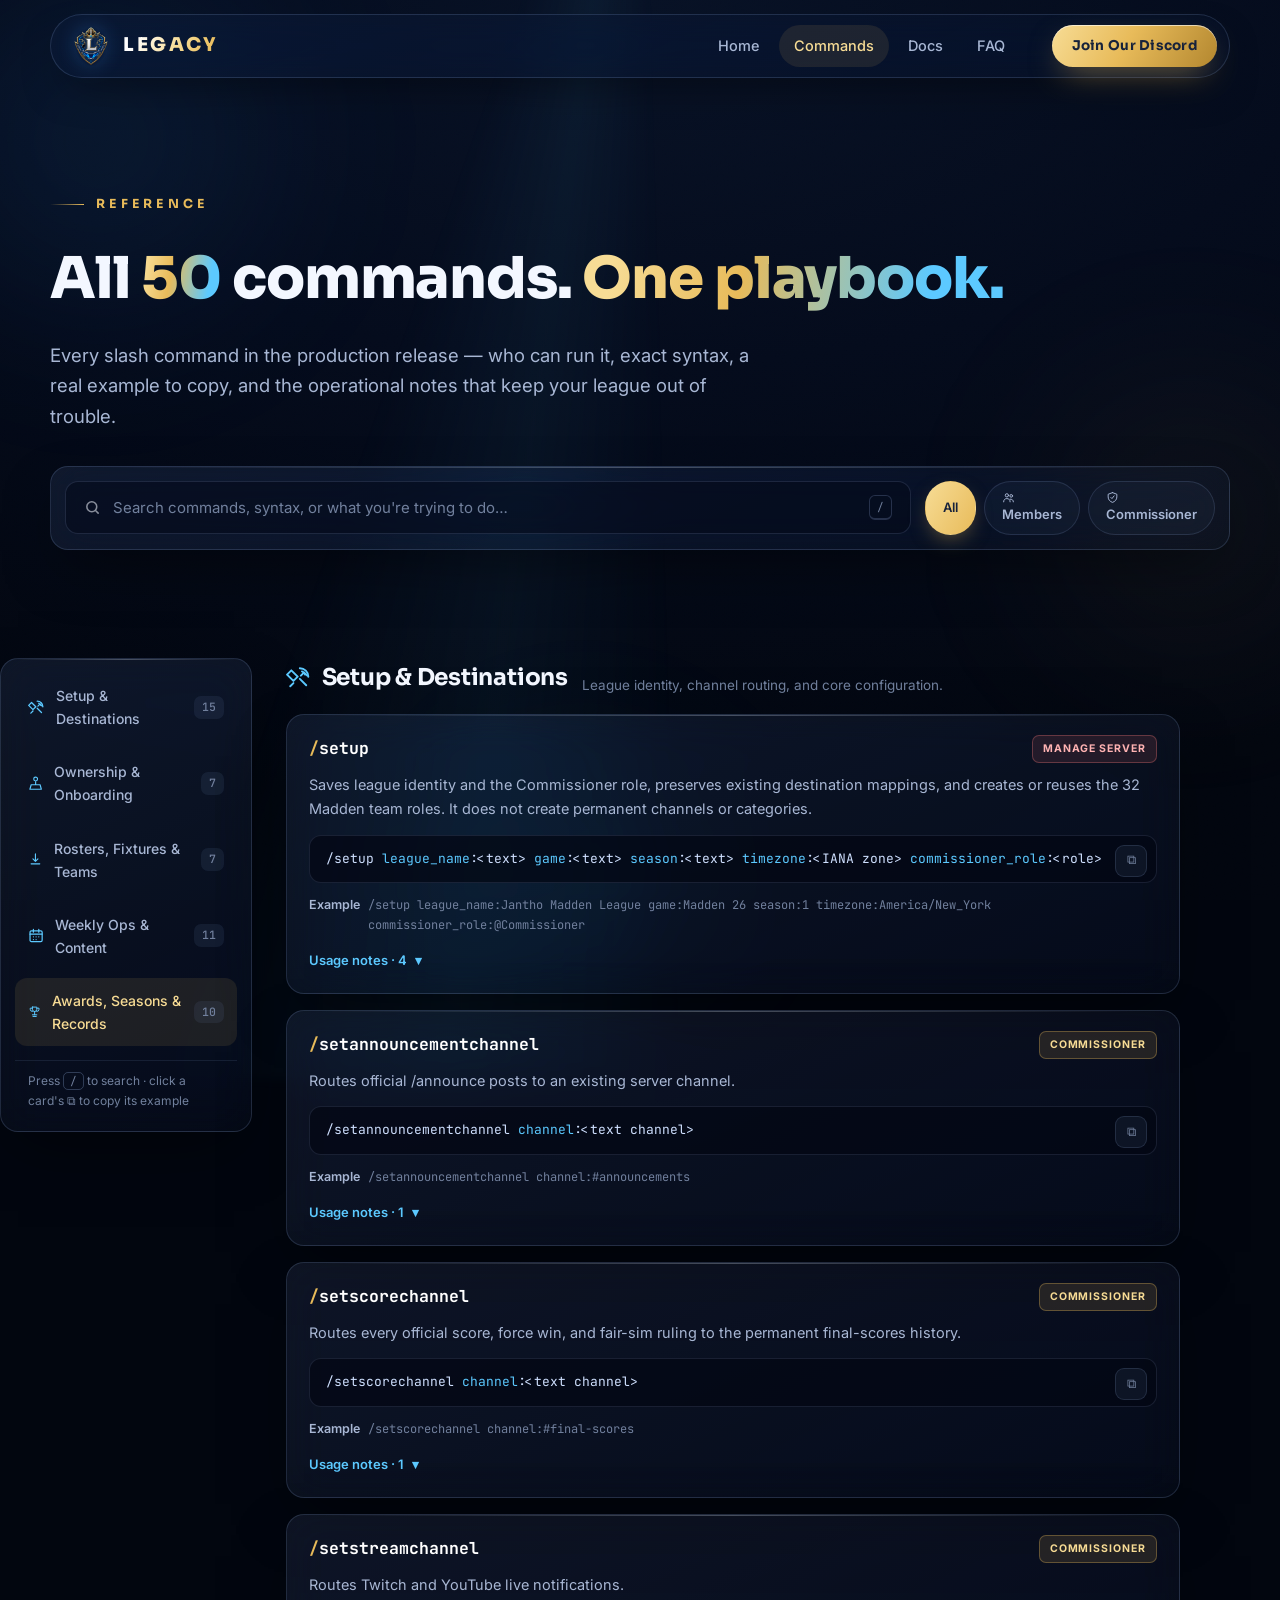
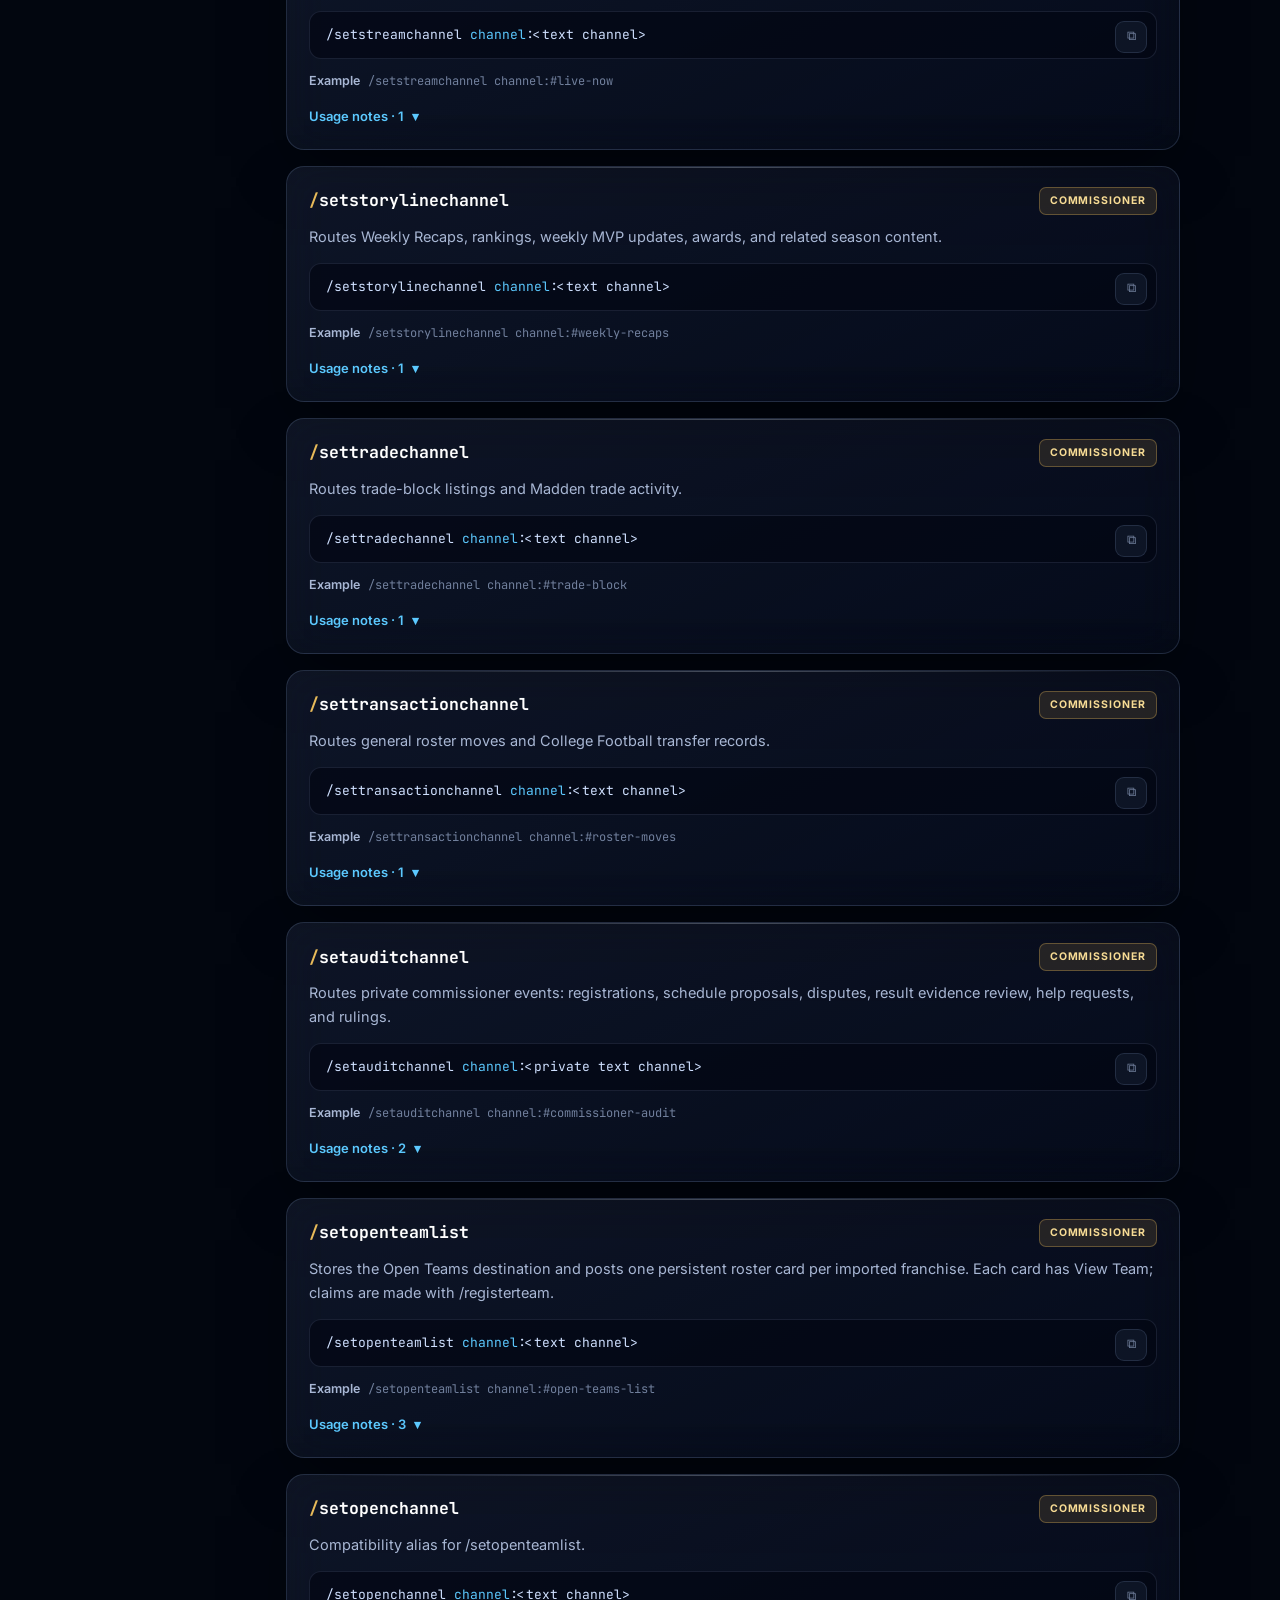
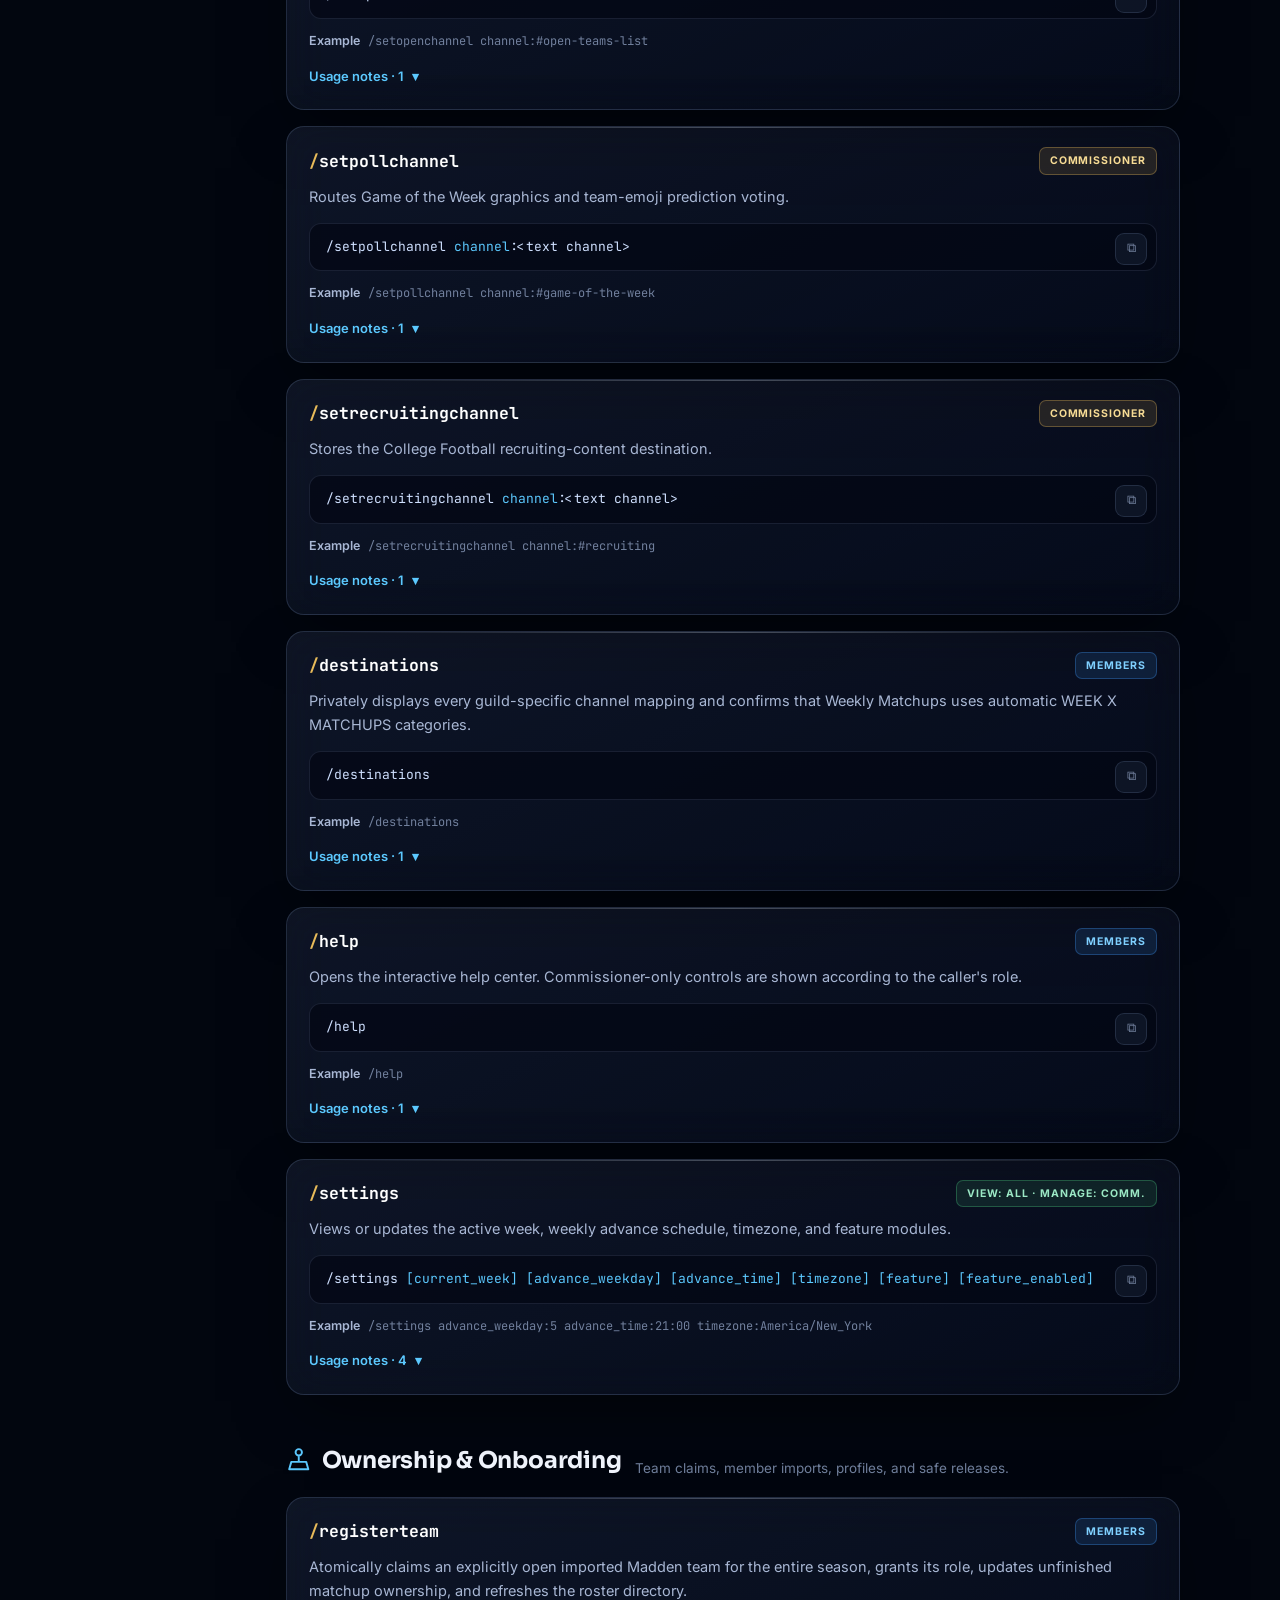
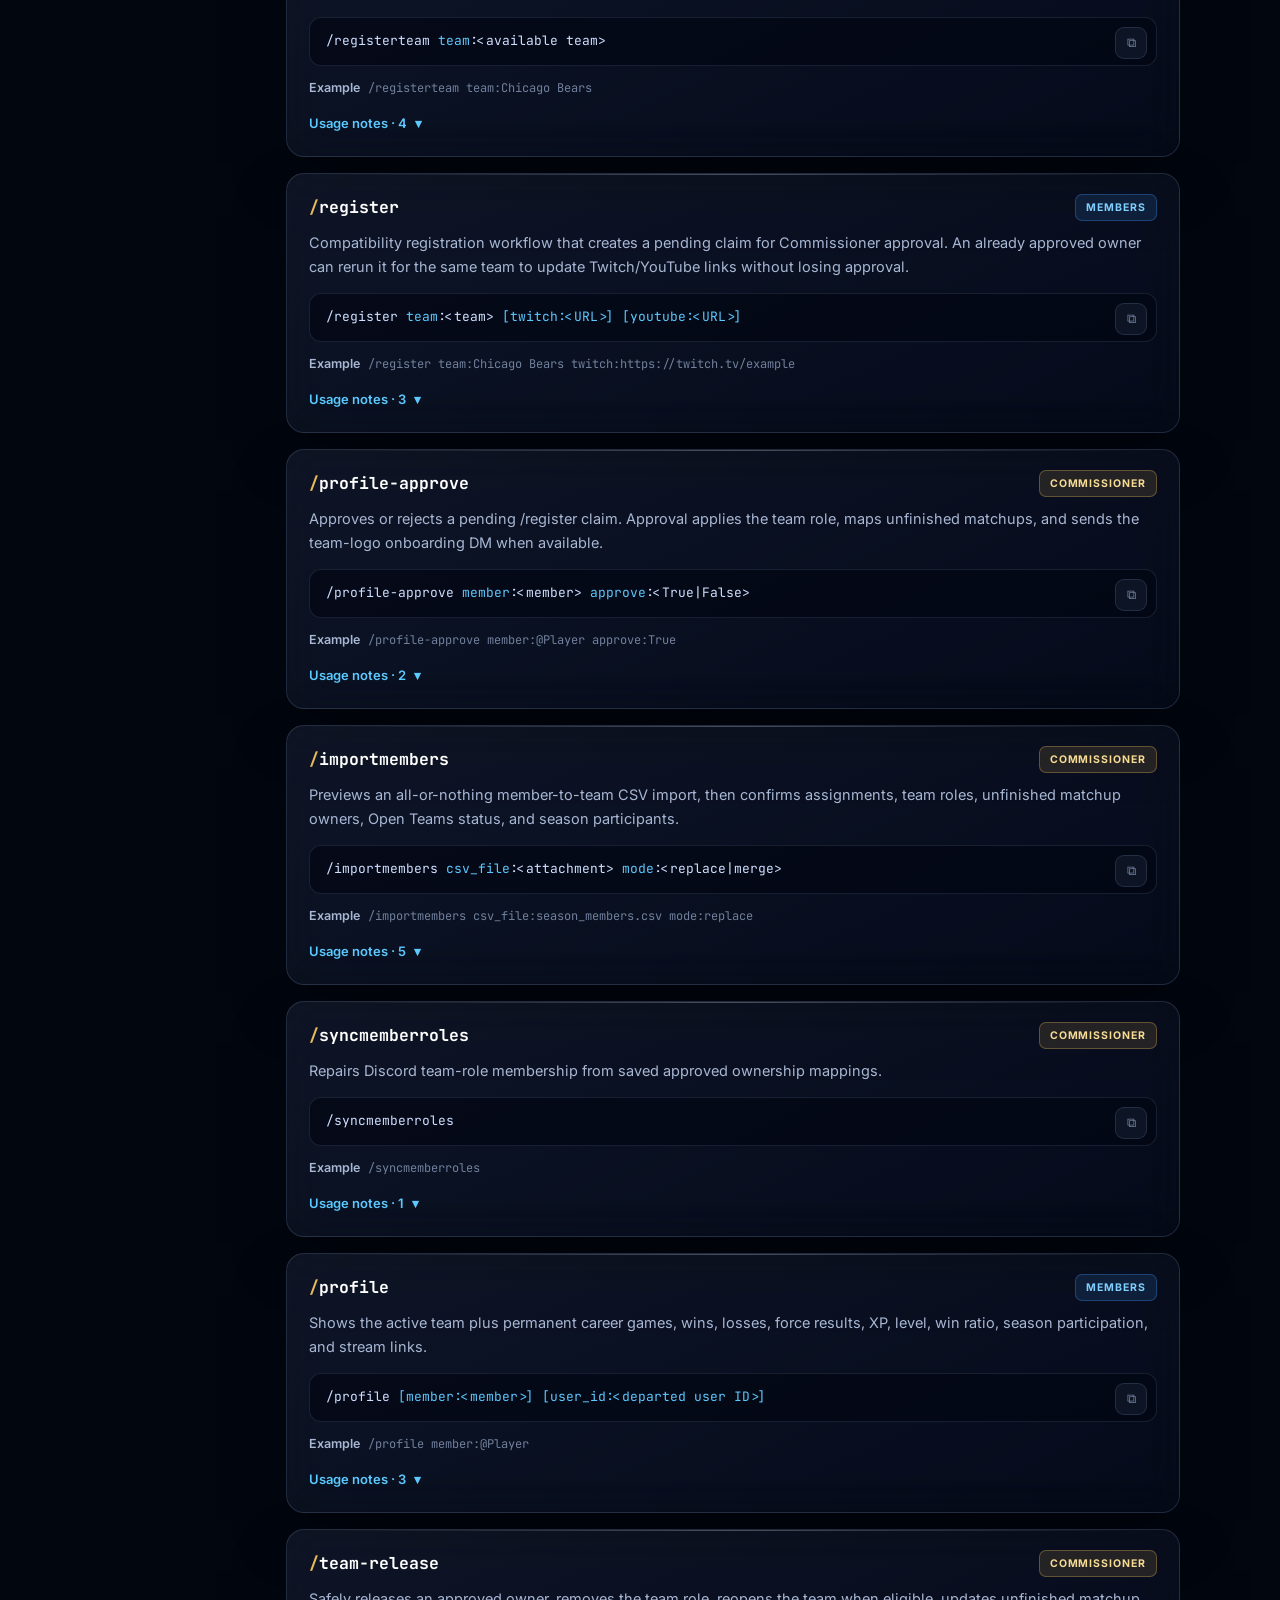
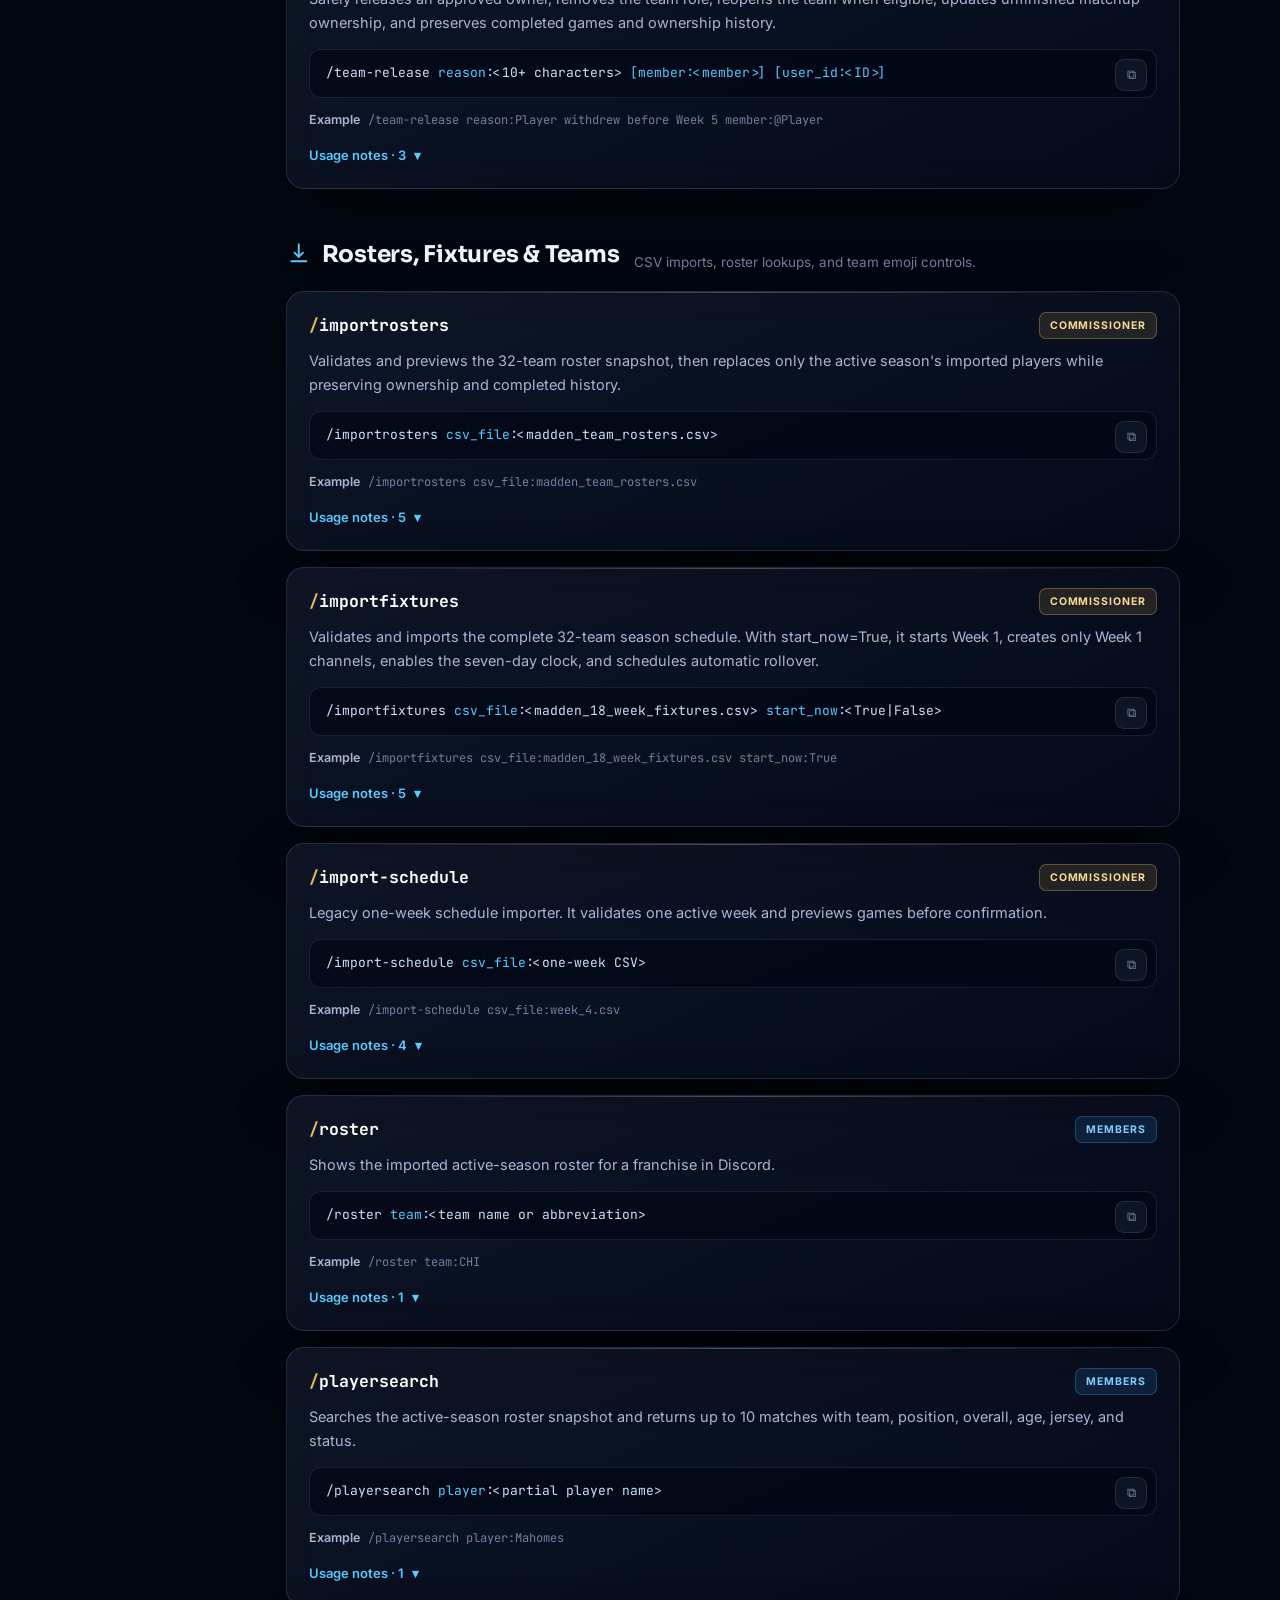
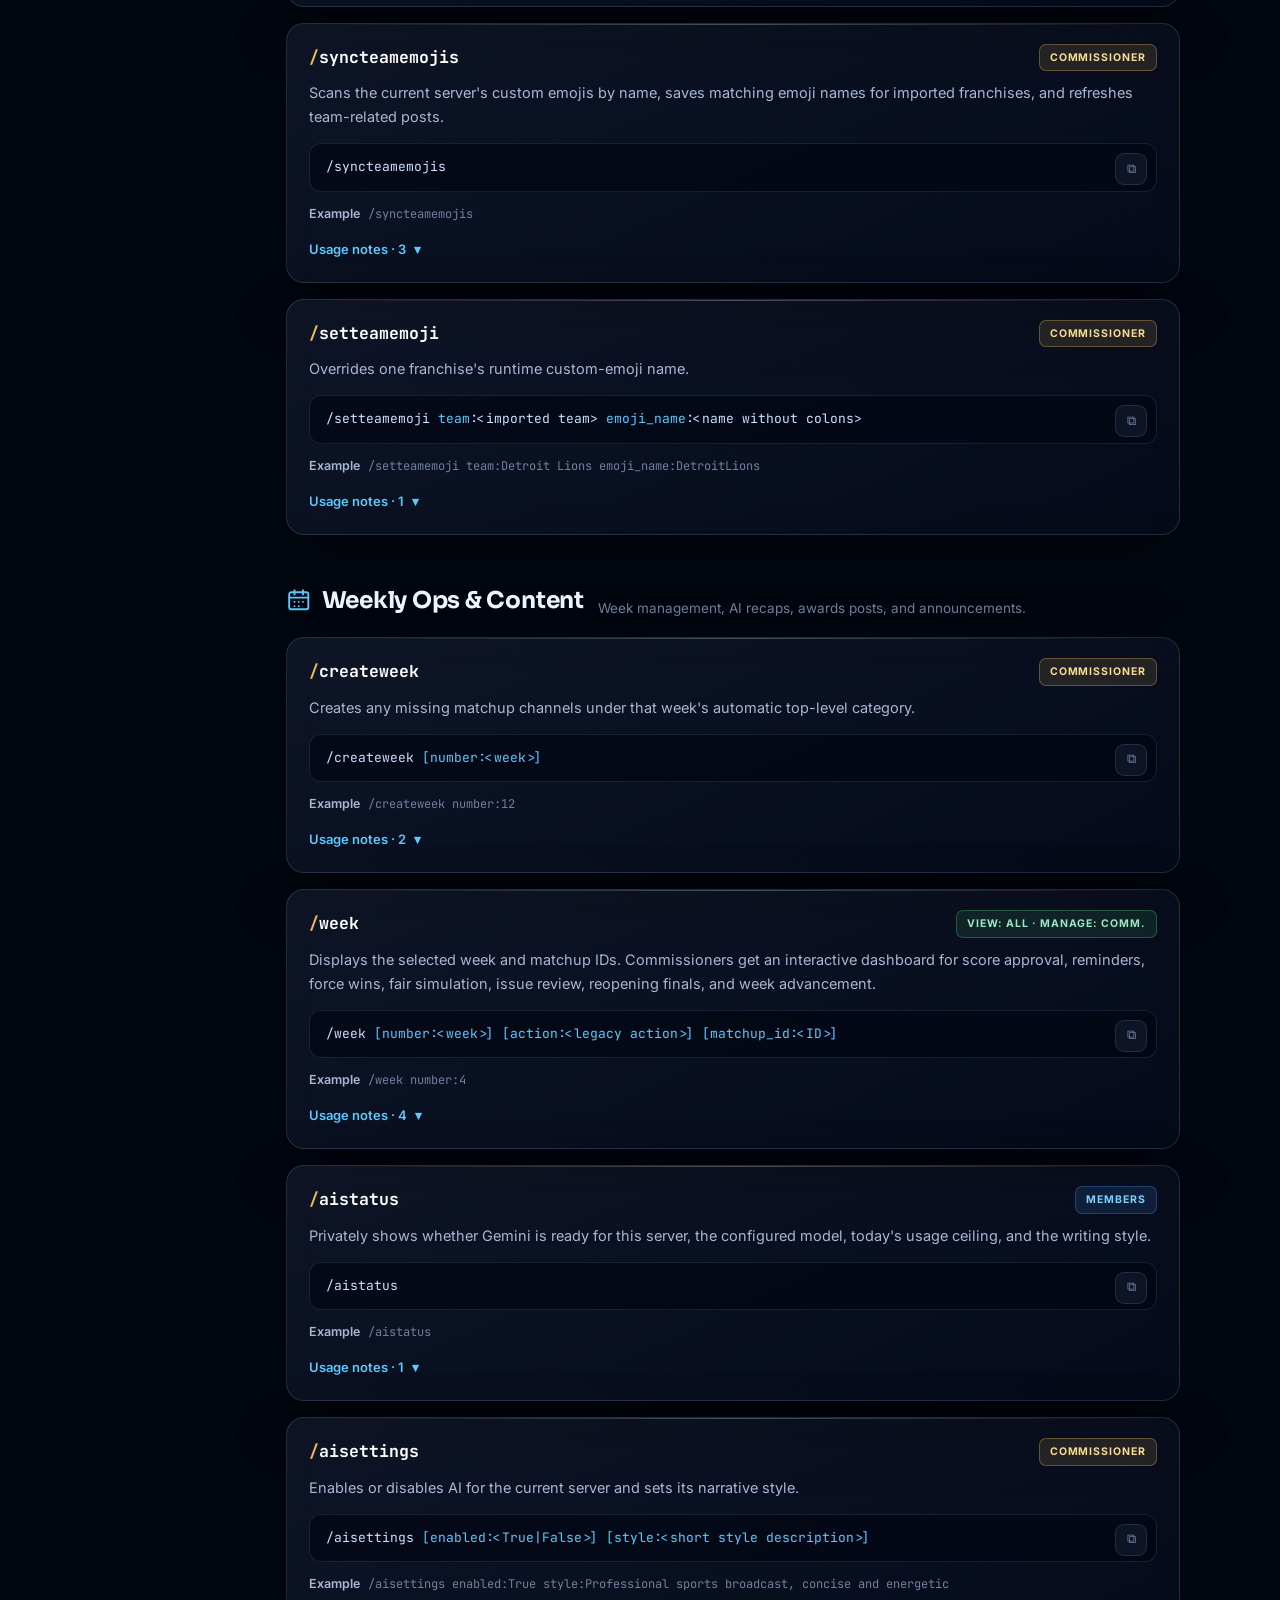
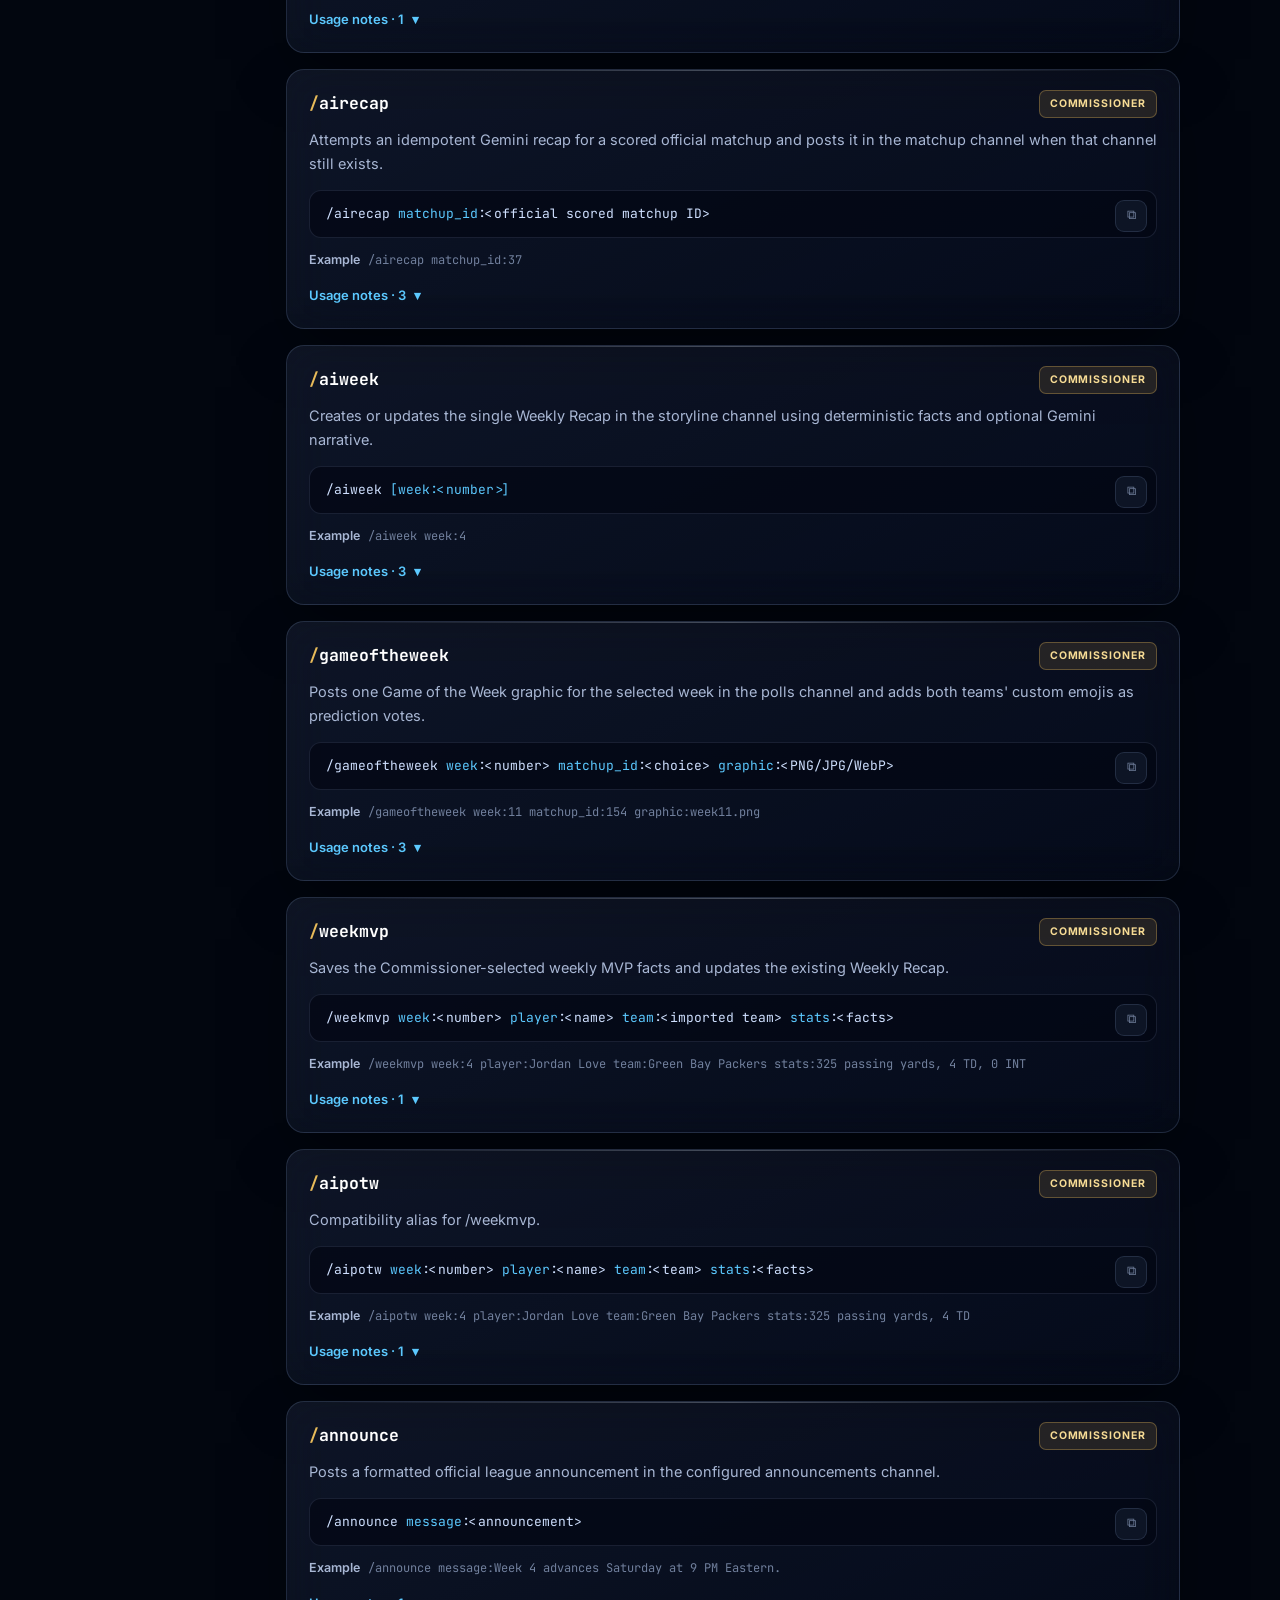
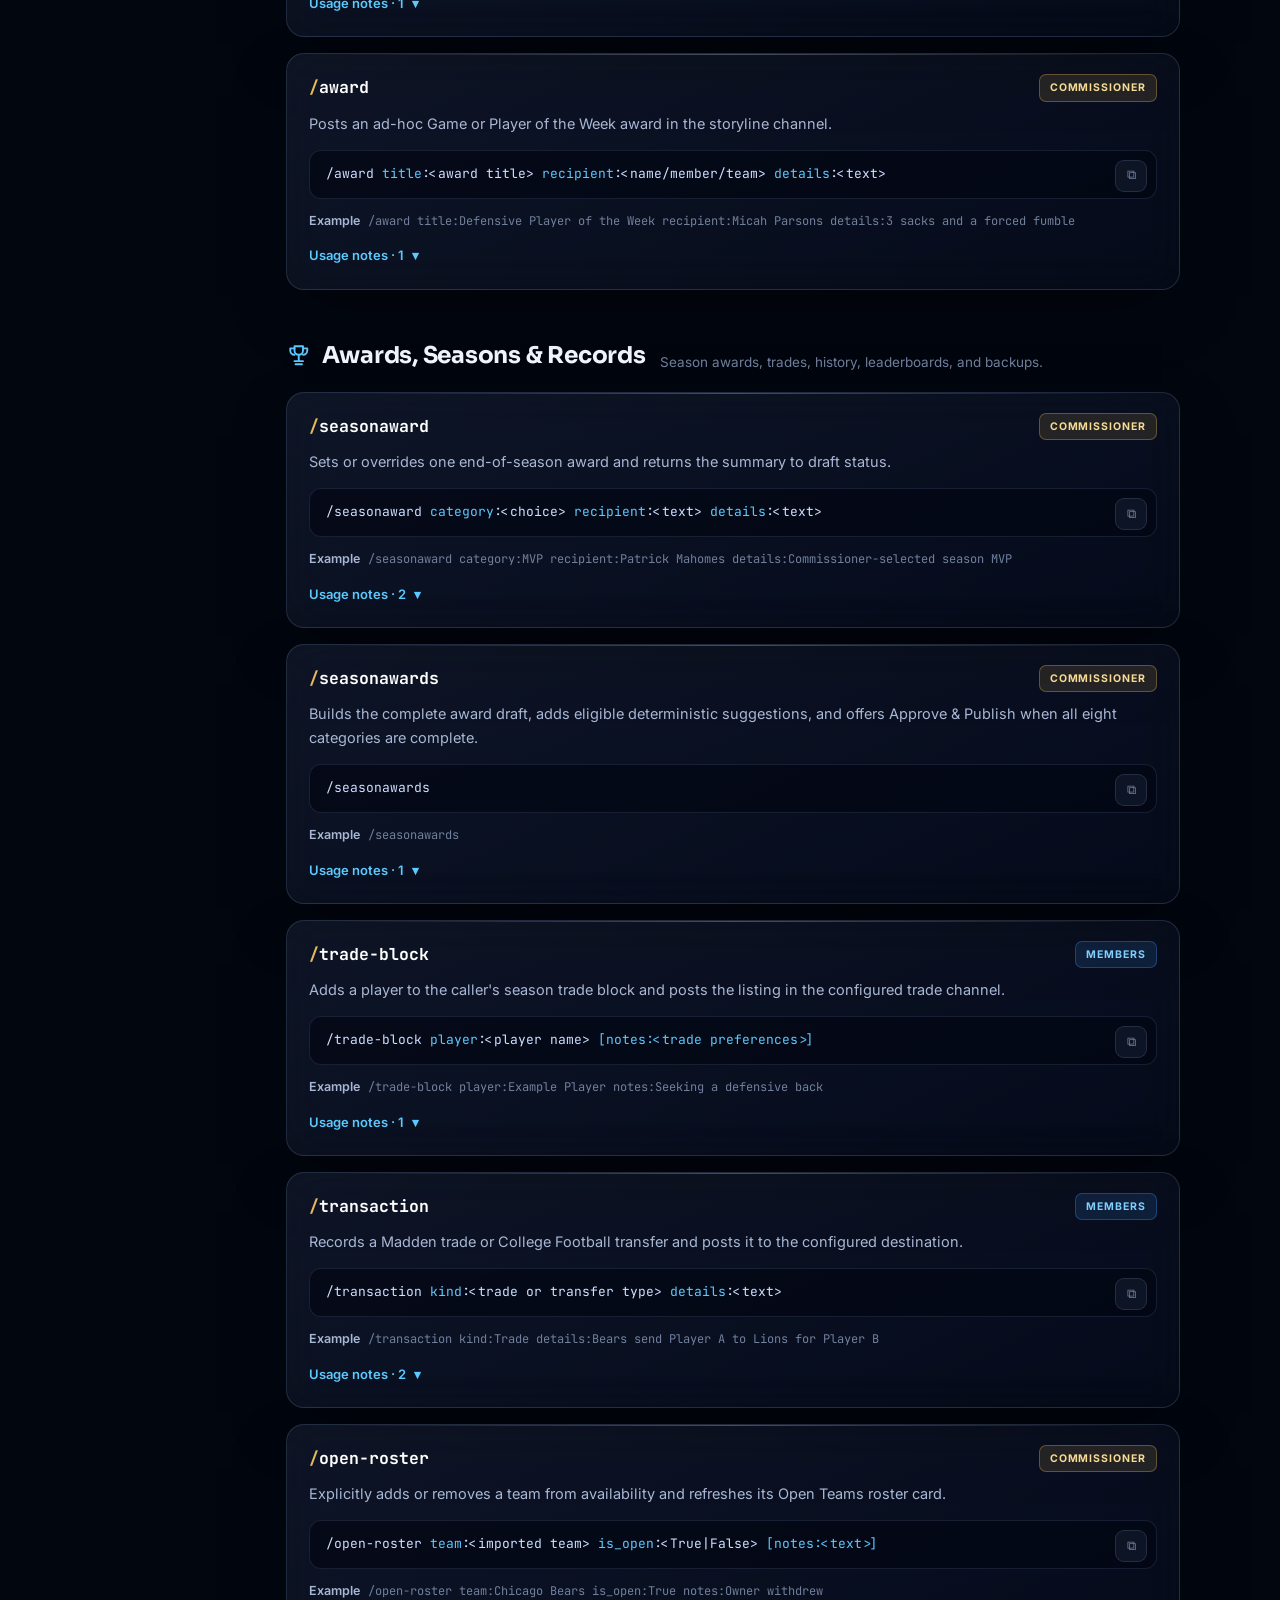
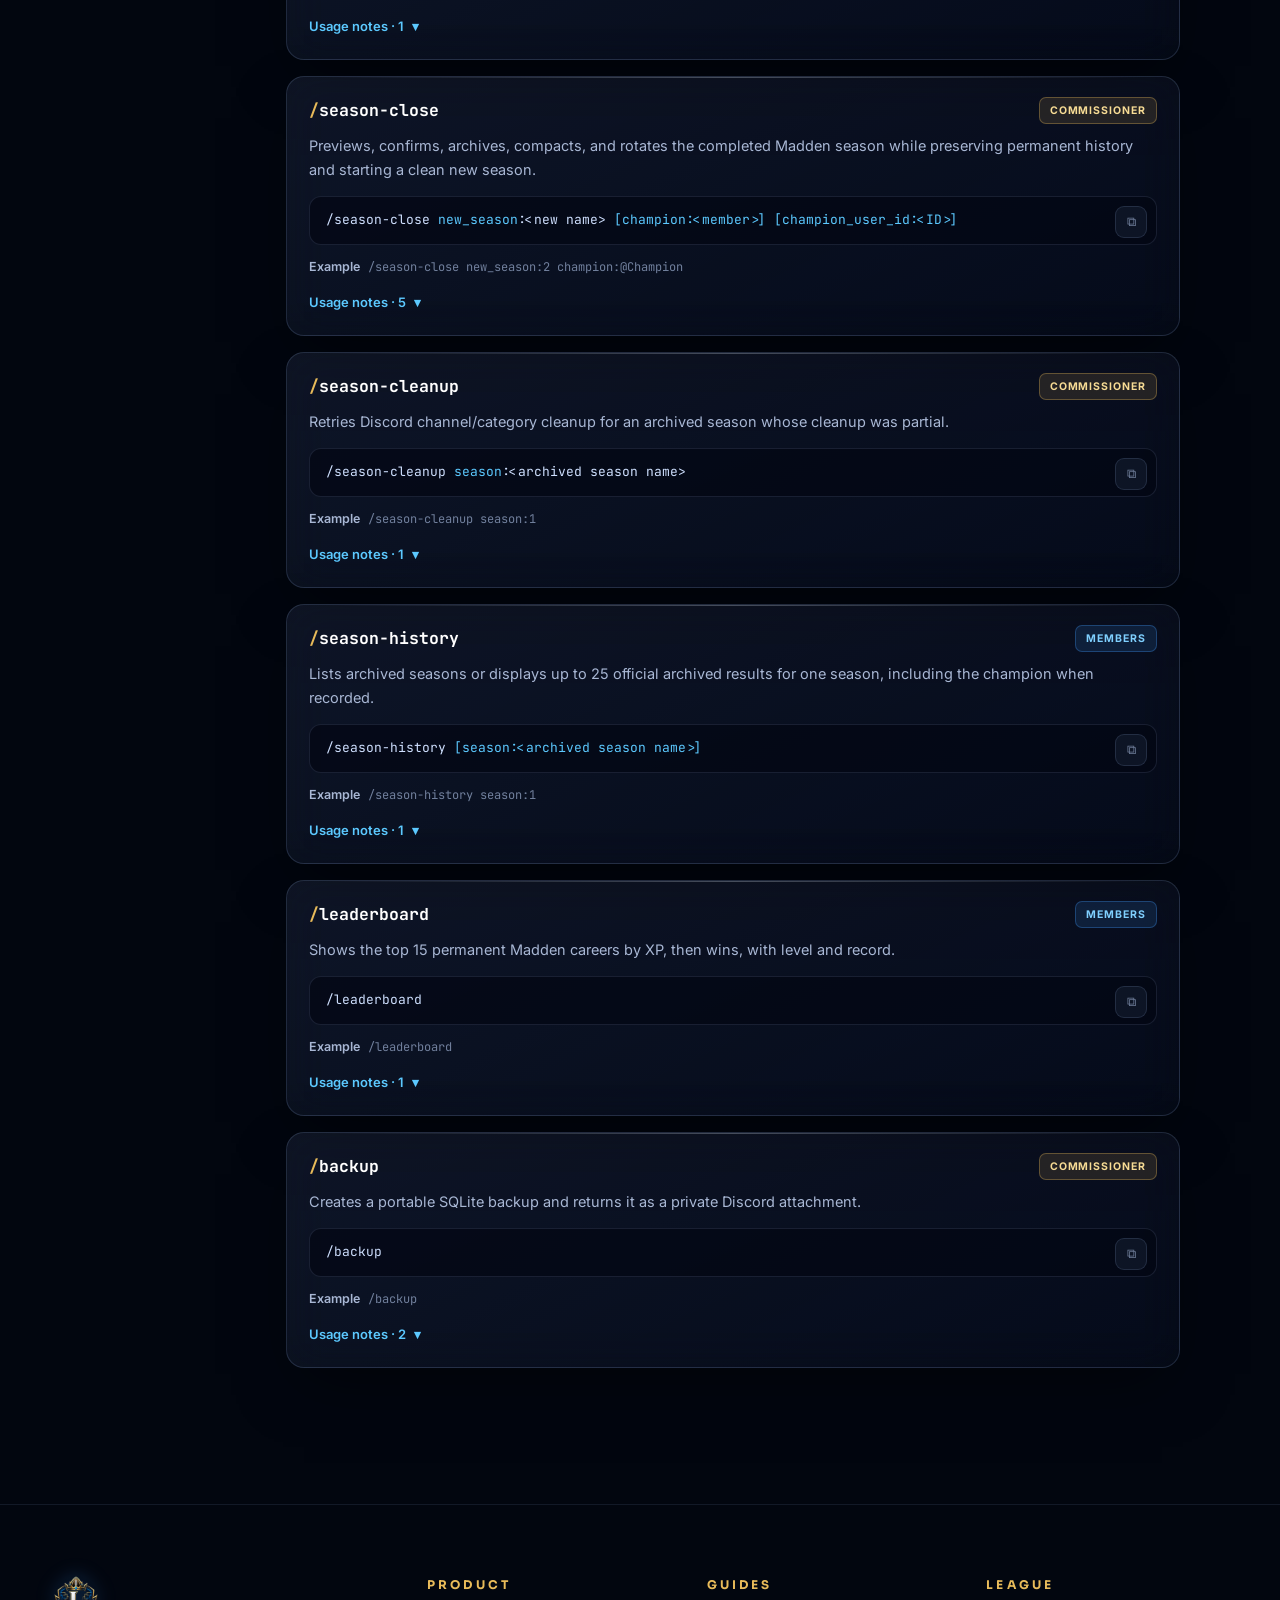
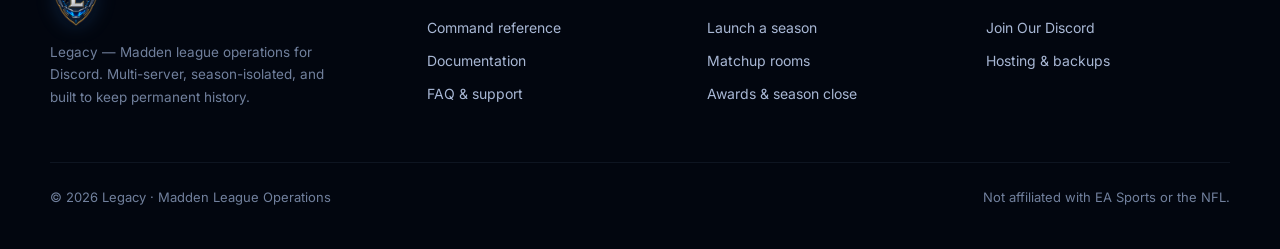
<file: website/commands.html>
<!DOCTYPE html>
<html lang="en">
<head>
  <meta charset="UTF-8" />
  <meta name="viewport" content="width=device-width, initial-scale=1.0" />
  <title>Command Reference — Legacy</title>
  <meta name="description" content="Every Legacy slash command — setup, ownership, imports, weekly operations, awards, and seasons — with syntax, examples, and usage notes." />
  <link rel="icon" type="image/png" href="assets/img/favicon.png" />
  <link rel="preconnect" href="https://fonts.googleapis.com" />
  <link rel="preconnect" href="https://fonts.gstatic.com" crossorigin />
  <link href="https://fonts.googleapis.com/css2?family=Sora:wght@600;700;800&family=Inter:wght@400;500;600&family=JetBrains+Mono:wght@500;700&display=swap" rel="stylesheet" />
  <link rel="stylesheet" href="assets/css/style.css" />
</head>
<body data-page="commands">

  <div class="scene"></div>
  <div class="orb orb-a"></div><div class="orb orb-b"></div><div class="orb orb-c"></div>

  <!-- ═══ NAV ═══ -->
  <header class="nav-shell">
    <div class="wrap">
      <nav class="nav">
        <a class="nav-logo" href="index.html">
          <img src="assets/img/logo-128.png" alt="Legacy shield logo" />
          <strong>LEGACY</strong>
        </a>
        <div class="nav-links">
          <a href="index.html" data-nav="home">Home</a>
          <a href="commands.html" data-nav="commands">Commands</a>
          <a href="docs.html" data-nav="docs">Docs</a>
          <a href="faq.html" data-nav="faq">FAQ</a>
        </div>
        <a class="btn btn-gold btn-sm nav-cta" href="https://discord.gg/3kXKNqNHM7" target="_blank" rel="noopener">Join Our Discord</a>
        <button class="nav-burger" aria-label="Menu"><span></span><span></span><span></span></button>
      </nav>
    </div>
  </header>
  <div class="mobile-menu">
    <a href="index.html" data-nav="home">Home</a>
    <a href="commands.html" data-nav="commands">Commands</a>
    <a href="docs.html" data-nav="docs">Docs</a>
    <a href="faq.html" data-nav="faq">FAQ</a>
    <a href="https://discord.gg/3kXKNqNHM7" target="_blank" rel="noopener">Join Our Discord →</a>
  </div>

  <!-- ═══ PAGE HERO ═══ -->
  <section class="page-hero">
    <div class="wrap">
      <span class="kicker reveal">Reference</span>
      <h1 class="reveal" style="--d:.05s">All <span class="grad-text" id="cmd-count">50</span> commands. <span class="grad-text">One playbook.</span></h1>
      <p class="lead reveal" style="--d:.1s">Every slash command in the production release — who can run it, exact syntax, a real example to copy, and the operational notes that keep your league out of trouble.</p>

      <div class="glass cmd-toolbar reveal" style="--d:.15s">
        <label class="cmd-search">
          <svg width="17" height="17" viewBox="0 0 24 24" fill="none" stroke="currentColor" stroke-width="2.2" stroke-linecap="round"><circle cx="11" cy="11" r="7"/><path d="m20 20-3.4-3.4"/></svg>
          <input id="cmd-search" type="search" placeholder="Search commands, syntax, or what you're trying to do…" autocomplete="off" />
          <kbd>/</kbd>
        </label>
        <div class="pills">
          <button class="pill active" data-access-pill="all">All</button>
          <button class="pill" data-access-pill="member"><svg class="site-icon" aria-hidden="true"><use href="assets/img/icons.svg#users"></use></svg> Members</button>
          <button class="pill" data-access-pill="commissioner"><svg class="site-icon" aria-hidden="true"><use href="assets/img/icons.svg#shield"></use></svg> Commissioner</button>
        </div>
      </div>
    </div>
  </section>

  <!-- ═══ COMMANDS ═══ -->
  <div class="wrap cmd-layout">
    <aside class="glass cmd-side" id="cmd-side-links" aria-label="Command categories"></aside>
    <main>
      <div id="cmd-groups"></div>
      <div class="cmd-empty glass" id="cmd-empty">
        <b>No commands match.</b>
        Try a shorter term — or clear the access filter.
      </div>
    </main>
  </div>

  <!-- ═══ FOOTER ═══ -->
  <footer>
    <div class="wrap">
      <div class="foot-grid">
        <div class="foot-brand">
          <img src="assets/img/logo-128.png" alt="Legacy logo" />
          <p>Legacy — Madden league operations for Discord. Multi-server, season-isolated, and built to keep permanent history.</p>
        </div>
        <div class="foot-col">
          <h5>Product</h5>
          <a href="commands.html">Command reference</a>
          <a href="docs.html">Documentation</a>
          <a href="faq.html">FAQ &amp; support</a>
        </div>
        <div class="foot-col">
          <h5>Guides</h5>
          <a href="docs.html#launch">Launch a season</a>
          <a href="docs.html#matchups">Matchup rooms</a>
          <a href="docs.html#seasons">Awards &amp; season close</a>
        </div>
        <div class="foot-col">
          <h5>League</h5>
          <a href="https://discord.gg/3kXKNqNHM7" target="_blank" rel="noopener">Join Our Discord</a>
          <a href="docs.html#hosting">Hosting &amp; backups</a>
        </div>
      </div>
      <div class="foot-base">
        <span>© <span data-year></span> Legacy · Madden League Operations</span>
        <span>Not affiliated with EA Sports or the NFL.</span>
      </div>
    </div>
  </footer>

  <script src="assets/js/data.js"></script>
  <script src="assets/js/main.js"></script>
  <script src="assets/js/commands.js"></script>
</body>
</html>
</file>
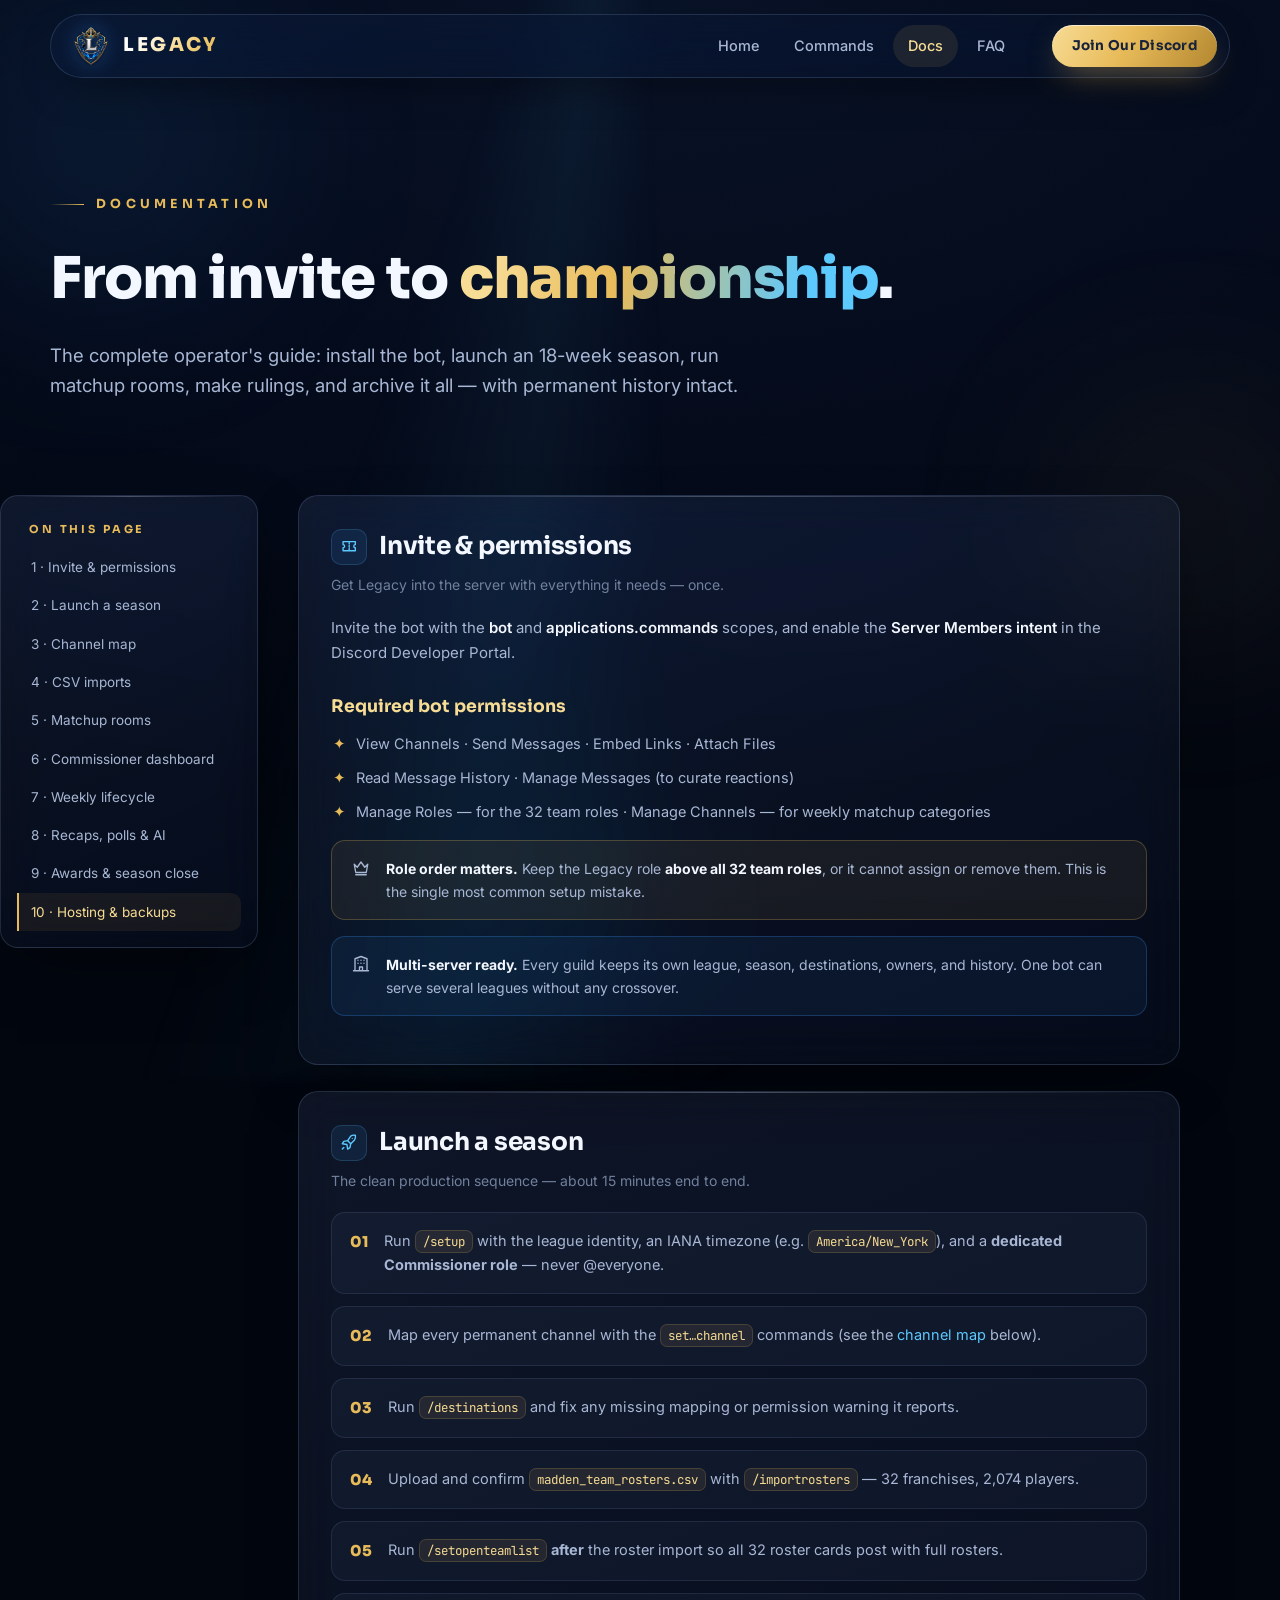
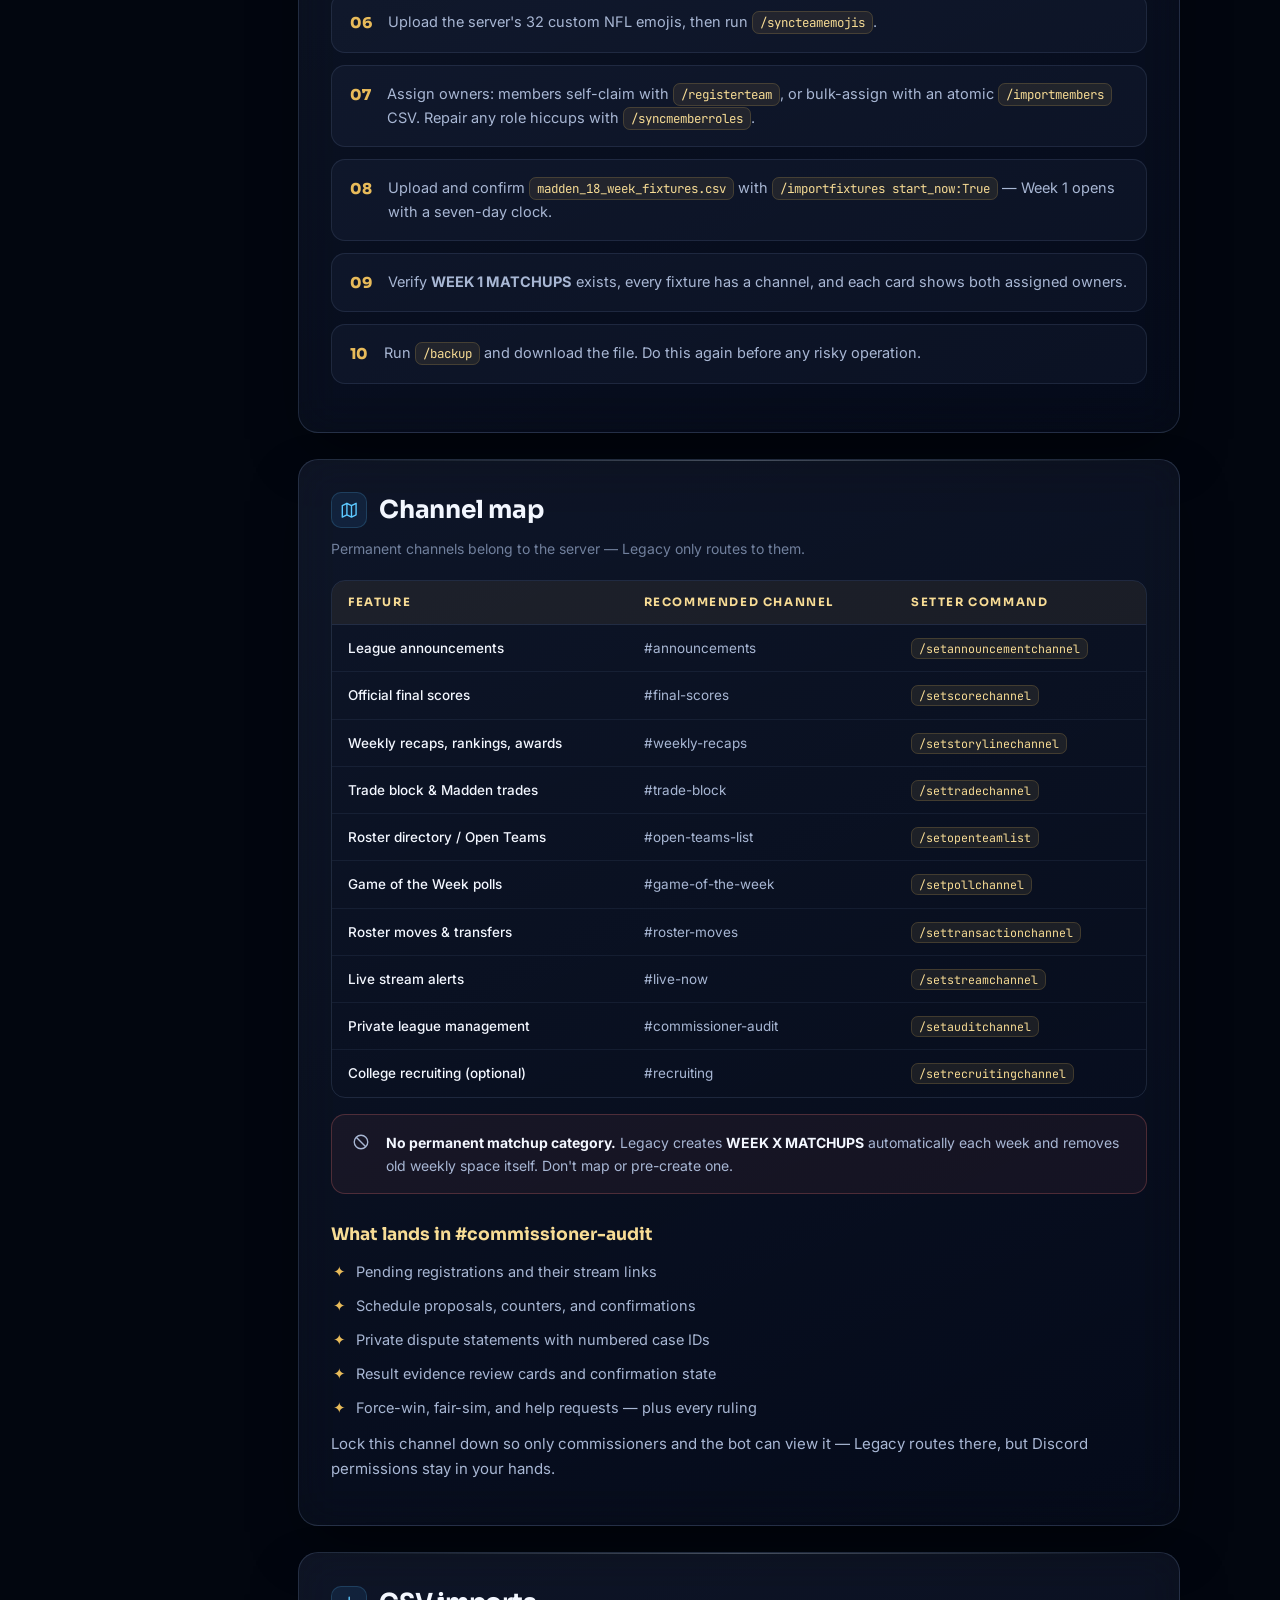
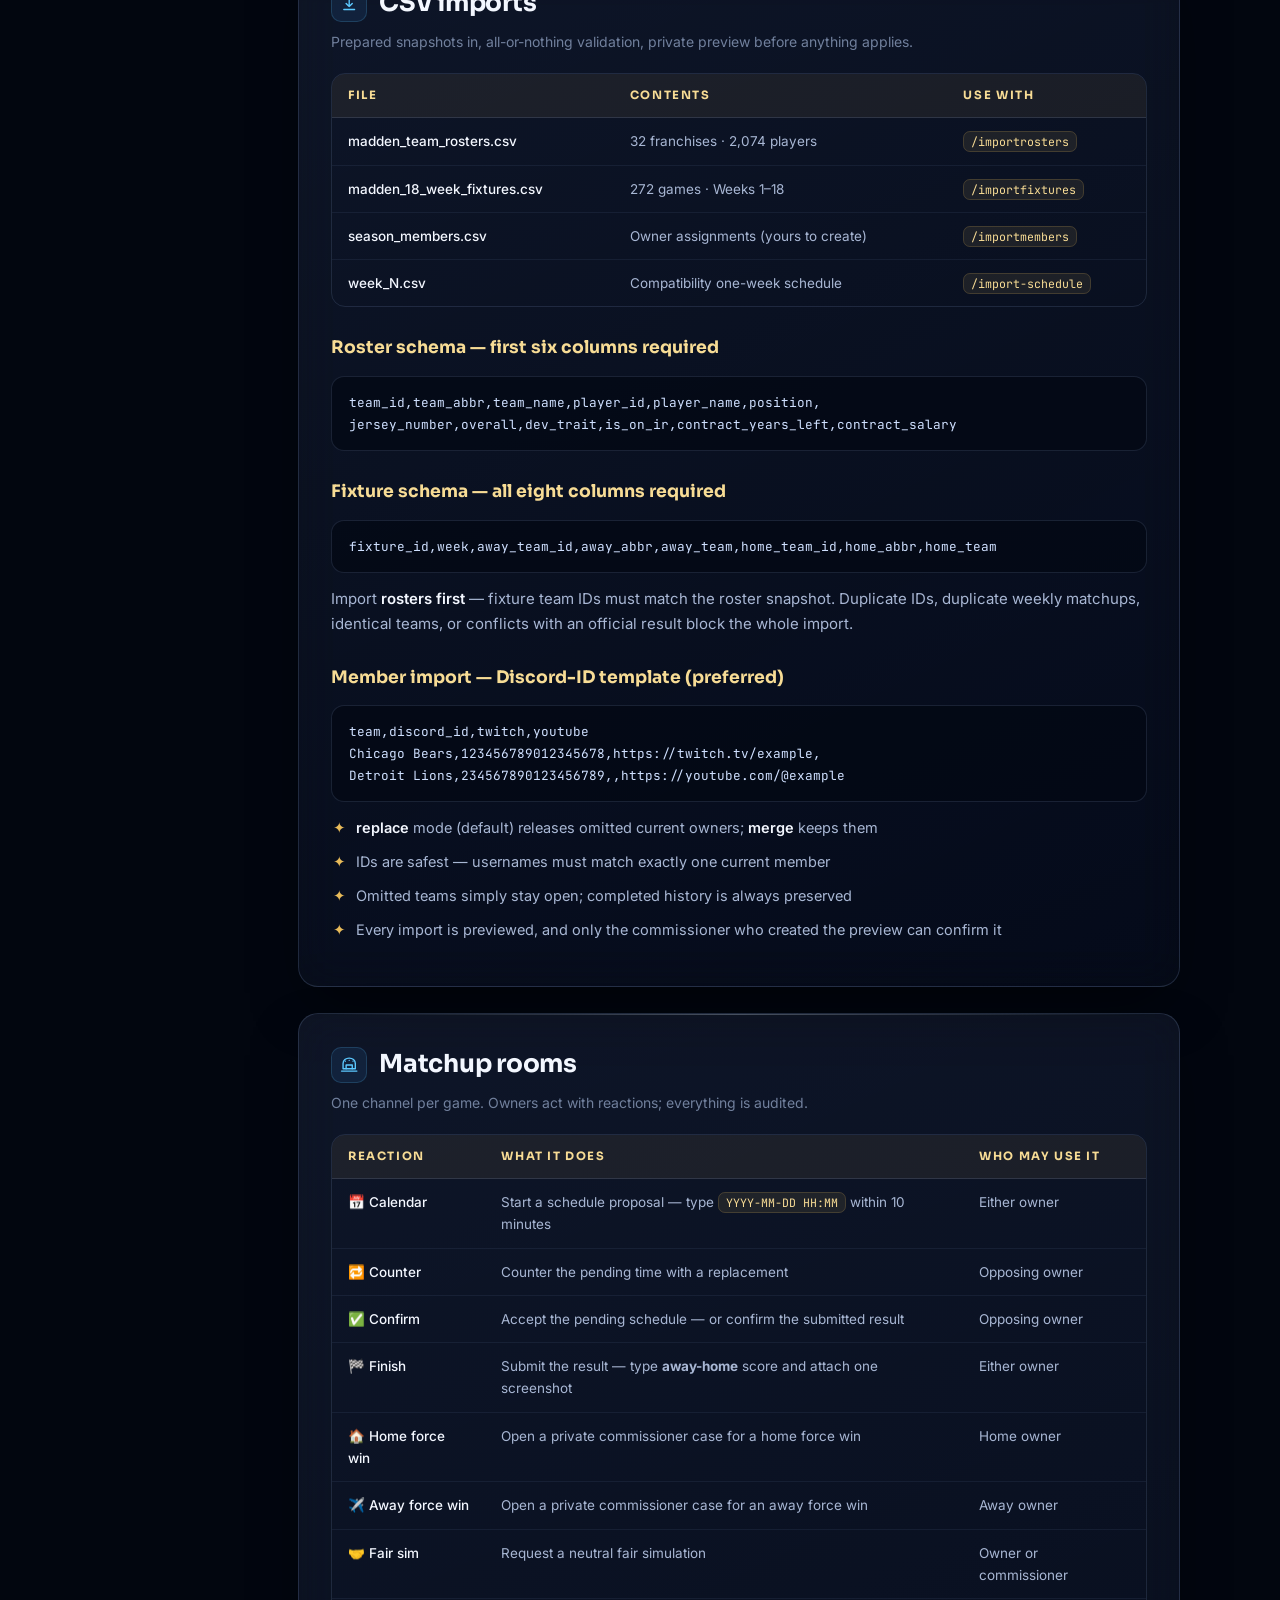
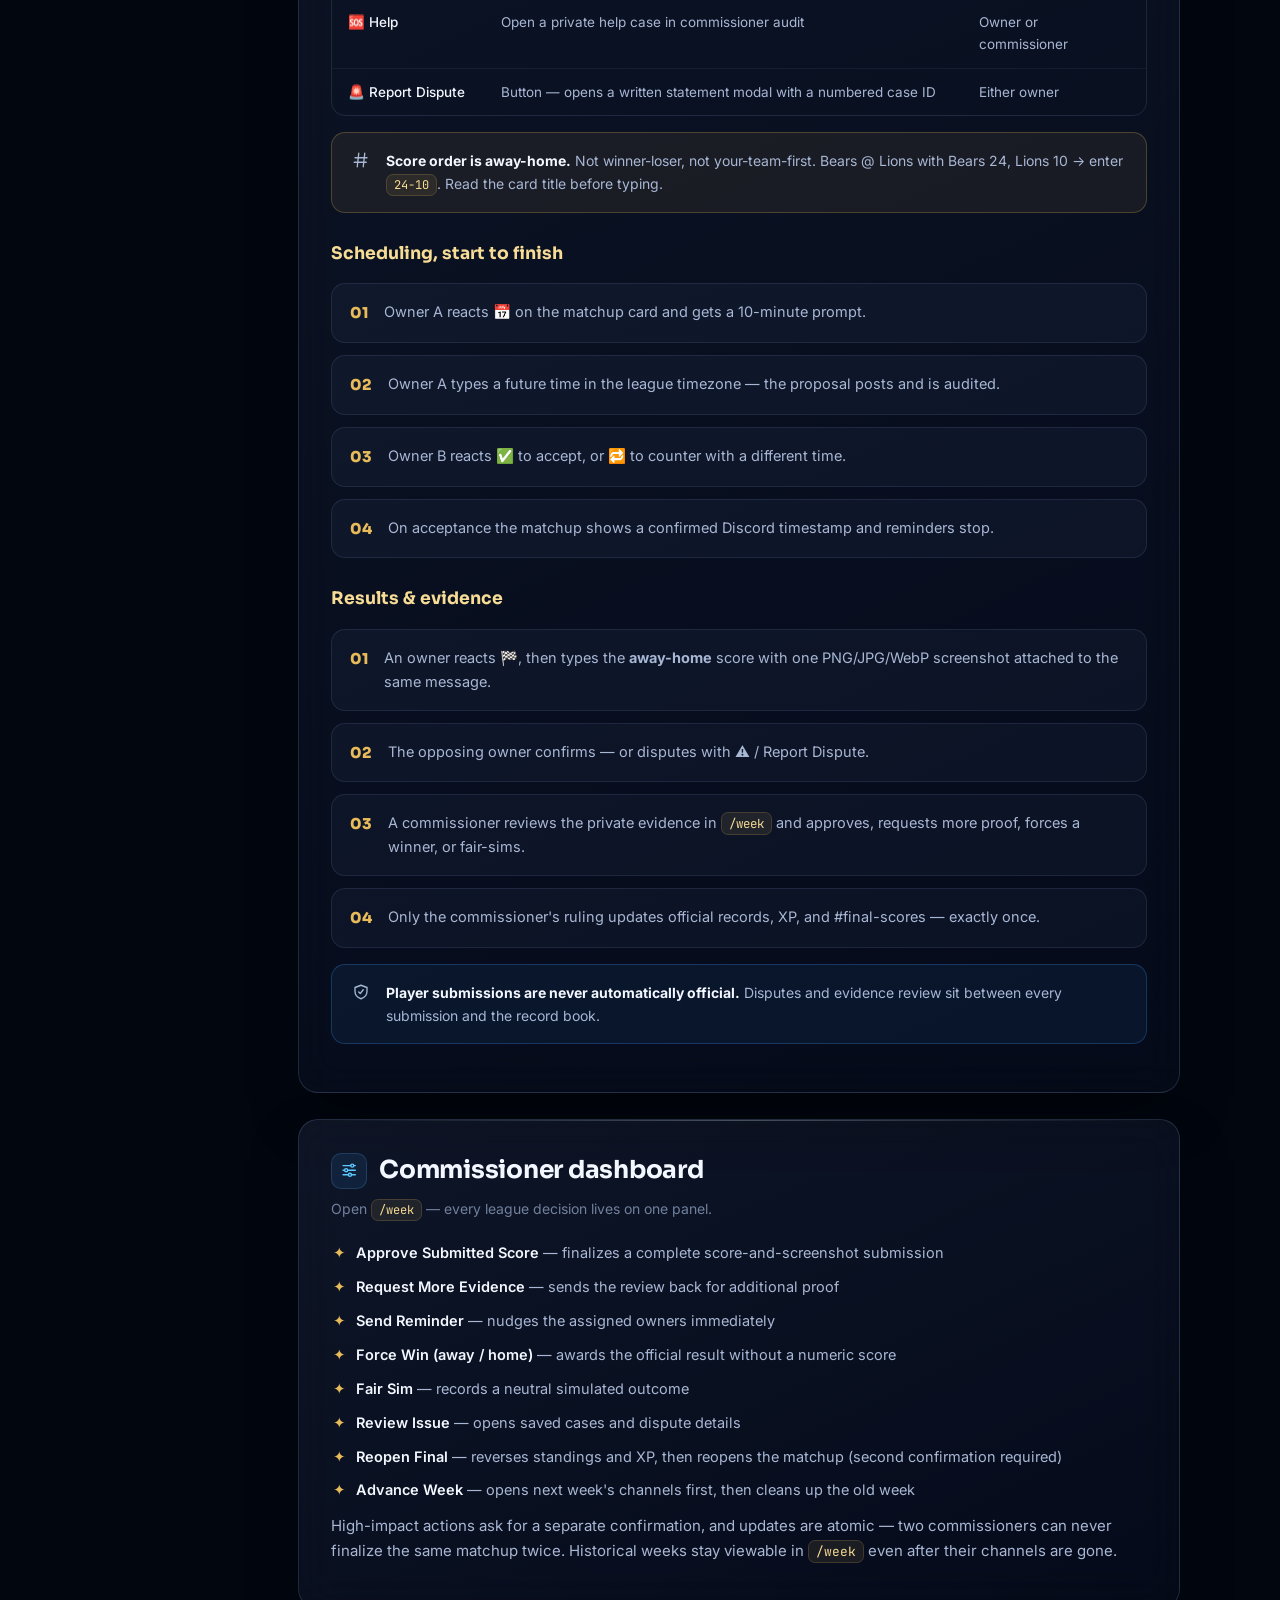
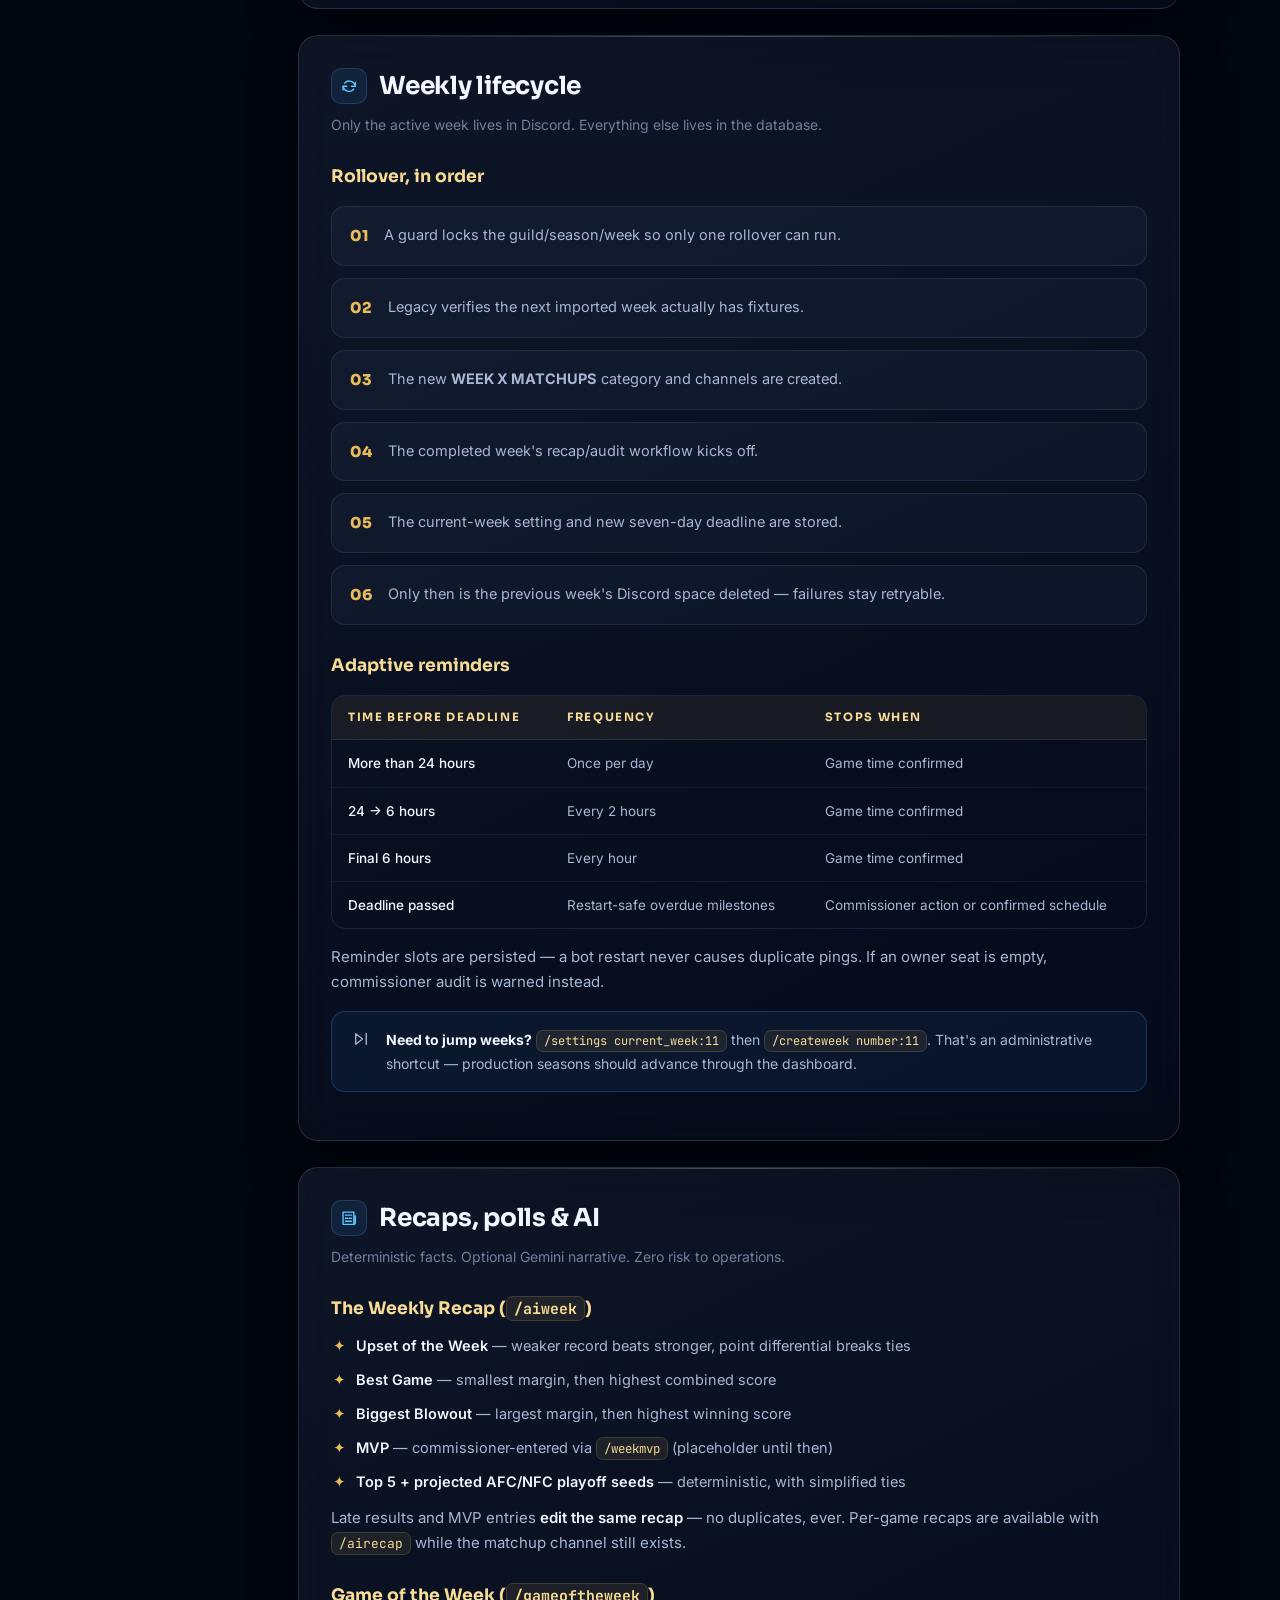
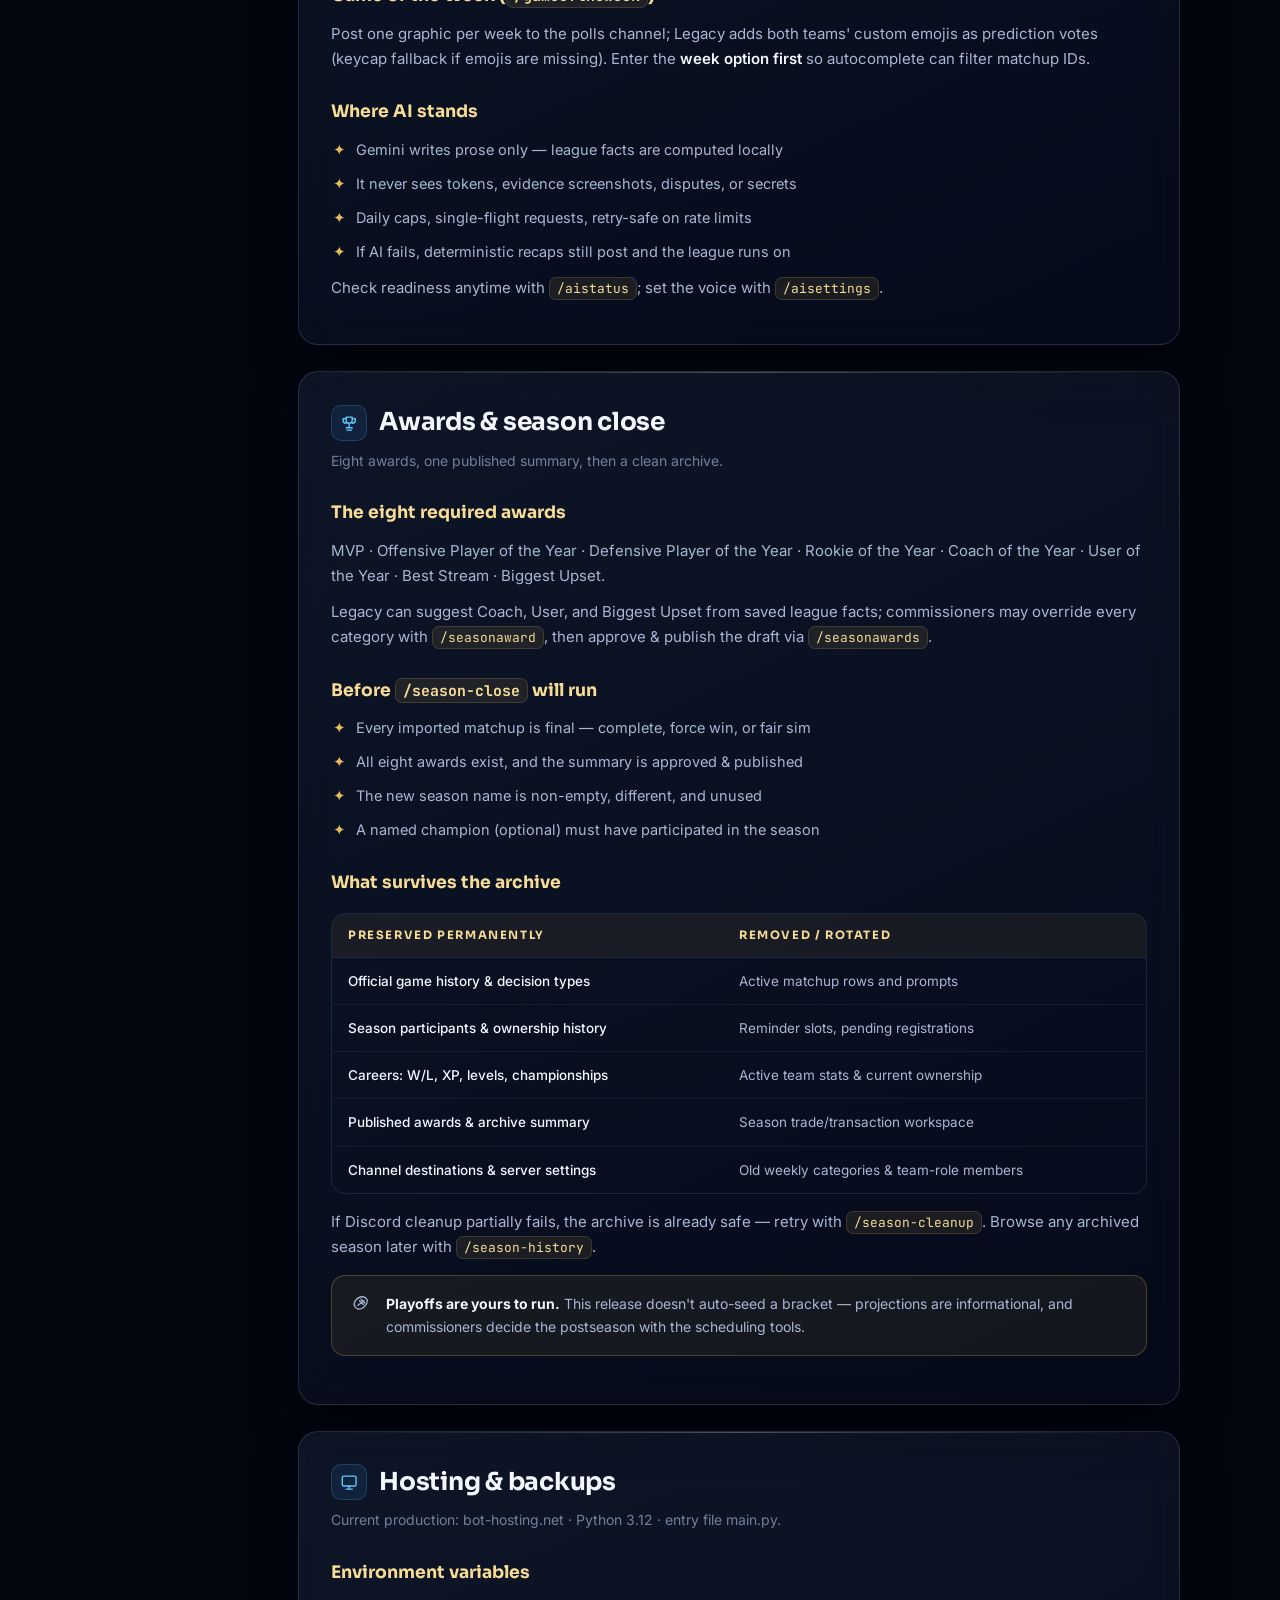
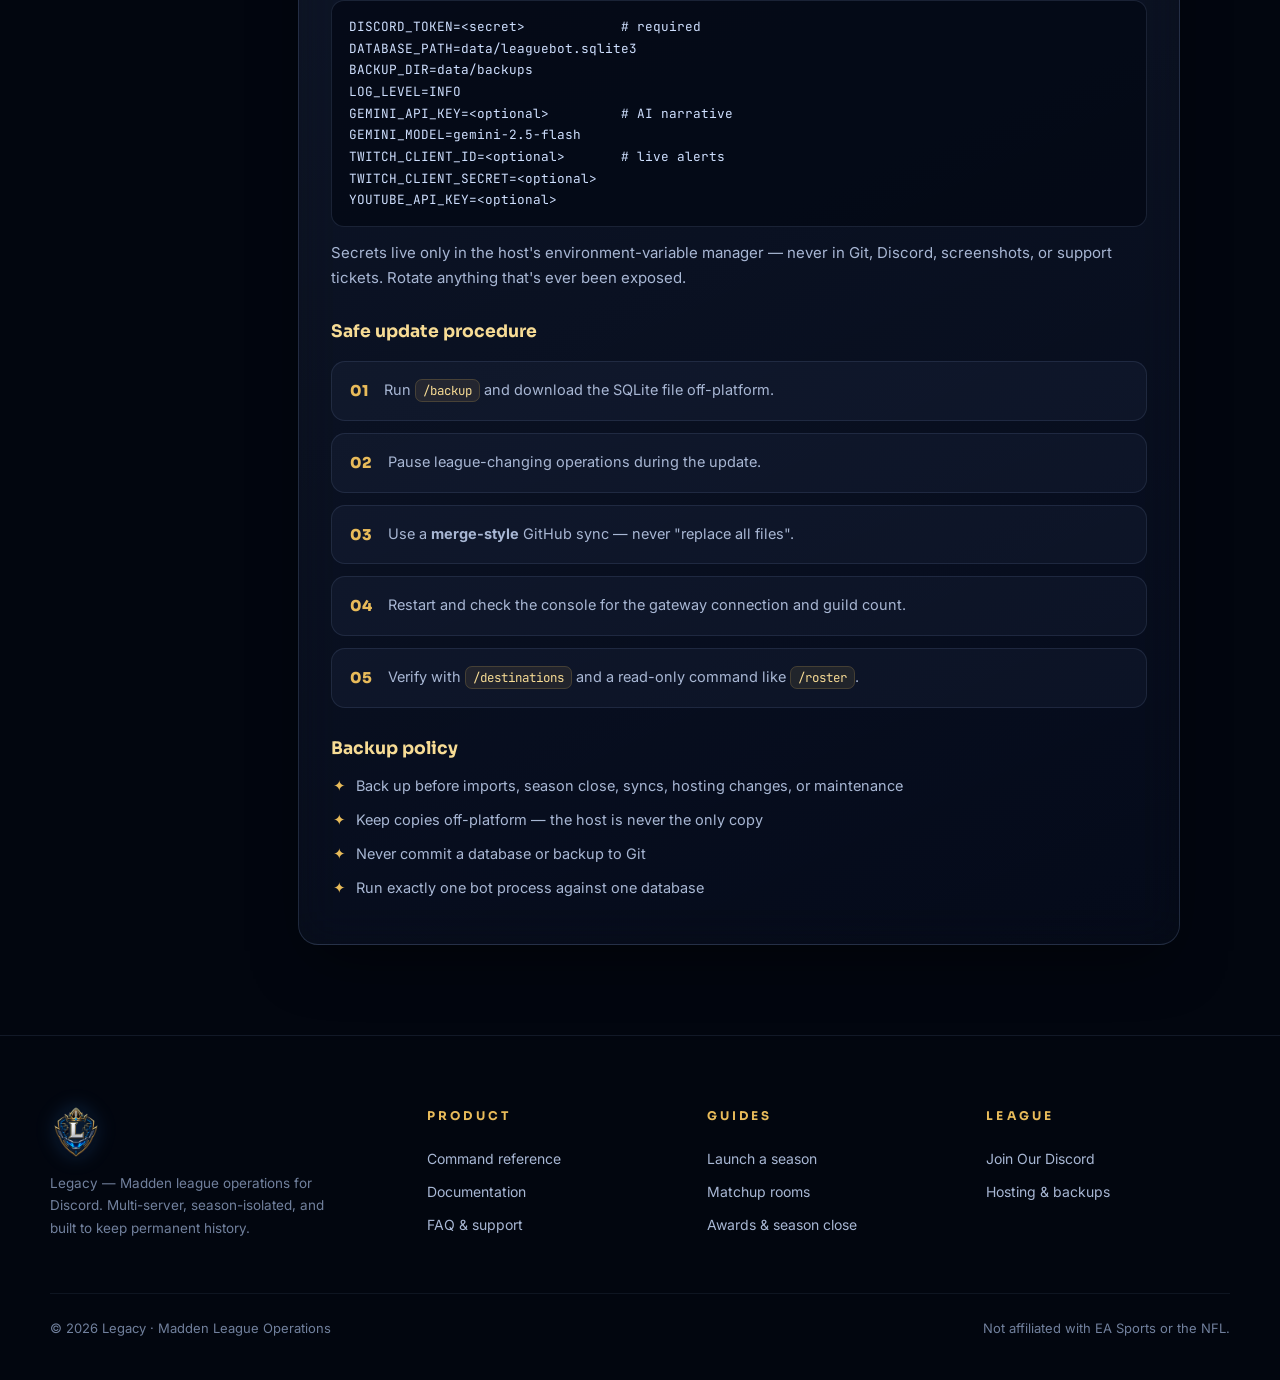
<file: website/docs.html>
<!DOCTYPE html>
<html lang="en">
<head>
  <meta charset="UTF-8" />
  <meta name="viewport" content="width=device-width, initial-scale=1.0" />
  <title>Documentation — Legacy</title>
  <meta name="description" content="Set up and operate Legacy: invite &amp; permissions, season launch, CSV imports, matchup rooms, the commissioner dashboard, weekly lifecycle, awards, and hosting." />
  <link rel="icon" type="image/png" href="assets/img/favicon.png" />
  <link rel="preconnect" href="https://fonts.googleapis.com" />
  <link rel="preconnect" href="https://fonts.gstatic.com" crossorigin />
  <link href="https://fonts.googleapis.com/css2?family=Sora:wght@600;700;800&family=Inter:wght@400;500;600&family=JetBrains+Mono:wght@500;700&display=swap" rel="stylesheet" />
  <link rel="stylesheet" href="assets/css/style.css" />
</head>
<body data-page="docs">

  <div class="scene"></div>
  <div class="orb orb-a"></div><div class="orb orb-b"></div><div class="orb orb-c"></div>

  <!-- ═══ NAV ═══ -->
  <header class="nav-shell">
    <div class="wrap">
      <nav class="nav">
        <a class="nav-logo" href="index.html">
          <img src="assets/img/logo-128.png" alt="Legacy shield logo" />
          <strong>LEGACY</strong>
        </a>
        <div class="nav-links">
          <a href="index.html" data-nav="home">Home</a>
          <a href="commands.html" data-nav="commands">Commands</a>
          <a href="docs.html" data-nav="docs">Docs</a>
          <a href="faq.html" data-nav="faq">FAQ</a>
        </div>
        <a class="btn btn-gold btn-sm nav-cta" href="https://discord.gg/3kXKNqNHM7" target="_blank" rel="noopener">Join Our Discord</a>
        <button class="nav-burger" aria-label="Menu"><span></span><span></span><span></span></button>
      </nav>
    </div>
  </header>
  <div class="mobile-menu">
    <a href="index.html" data-nav="home">Home</a>
    <a href="commands.html" data-nav="commands">Commands</a>
    <a href="docs.html" data-nav="docs">Docs</a>
    <a href="faq.html" data-nav="faq">FAQ</a>
    <a href="https://discord.gg/3kXKNqNHM7" target="_blank" rel="noopener">Join Our Discord →</a>
  </div>

  <!-- ═══ PAGE HERO ═══ -->
  <section class="page-hero">
    <div class="wrap">
      <span class="kicker reveal">Documentation</span>
      <h1 class="reveal" style="--d:.05s">From invite to <span class="grad-text">championship</span>.</h1>
      <p class="lead reveal" style="--d:.1s">The complete operator's guide: install the bot, launch an 18-week season, run matchup rooms, make rulings, and archive it all — with permanent history intact.</p>
    </div>
  </section>

  <div class="wrap docs-layout">
    <!-- ═══ TOC ═══ -->
    <aside class="glass docs-side" aria-label="On this page">
      <h5>On this page</h5>
      <a href="#invite" data-toc="invite">1 · Invite &amp; permissions</a>
      <a href="#launch" data-toc="launch">2 · Launch a season</a>
      <a href="#channels" data-toc="channels">3 · Channel map</a>
      <a href="#imports" data-toc="imports">4 · CSV imports</a>
      <a href="#matchups" data-toc="matchups">5 · Matchup rooms</a>
      <a href="#dashboard" data-toc="dashboard">6 · Commissioner dashboard</a>
      <a href="#lifecycle" data-toc="lifecycle">7 · Weekly lifecycle</a>
      <a href="#content" data-toc="content">8 · Recaps, polls &amp; AI</a>
      <a href="#seasons" data-toc="seasons">9 · Awards &amp; season close</a>
      <a href="#hosting" data-toc="hosting">10 · Hosting &amp; backups</a>
    </aside>

    <!-- ═══ BODY ═══ -->
    <main class="docs-body">

      <!-- 1 · Invite -->
      <section class="glass doc-section reveal" id="invite">
        <h2><span class="sec-ico"><svg class="site-icon" aria-hidden="true"><use href="assets/img/icons.svg#ticket"></use></svg></span> Invite &amp; permissions</h2>
        <p class="sec-sub">Get Legacy into the server with everything it needs — once.</p>
        <p>Invite the bot with the <b>bot</b> and <b>applications.commands</b> scopes, and enable the <b>Server Members intent</b> in the Discord Developer Portal.</p>
        <h3>Required bot permissions</h3>
        <ul>
          <li>View Channels · Send Messages · Embed Links · Attach Files</li>
          <li>Read Message History · Manage Messages (to curate reactions)</li>
          <li>Manage Roles — for the 32 team roles · Manage Channels — for weekly matchup categories</li>
        </ul>
        <div class="callout callout-gold"><span class="co-ico"><svg class="site-icon" aria-hidden="true"><use href="assets/img/icons.svg#crown"></use></svg></span><div><b>Role order matters.</b> Keep the Legacy role <b>above all 32 team roles</b>, or it cannot assign or remove them. This is the single most common setup mistake.</div></div>
        <div class="callout callout-blue"><span class="co-ico"><svg class="site-icon" aria-hidden="true"><use href="assets/img/icons.svg#building"></use></svg></span><div><b>Multi-server ready.</b> Every guild keeps its own league, season, destinations, owners, and history. One bot can serve several leagues without any crossover.</div></div>
      </section>

      <!-- 2 · Launch -->
      <section class="glass doc-section reveal" id="launch">
        <h2><span class="sec-ico"><svg class="site-icon" aria-hidden="true"><use href="assets/img/icons.svg#rocket"></use></svg></span> Launch a season</h2>
        <p class="sec-sub">The clean production sequence — about 15 minutes end to end.</p>
        <div class="steps">
          <div class="step"><div>Run <code>/setup</code> with the league identity, an IANA timezone (e.g. <code>America/New_York</code>), and a <b>dedicated Commissioner role</b> — never @everyone.</div></div>
          <div class="step"><div>Map every permanent channel with the <code>set…channel</code> commands (see the <a href="#channels" style="color:var(--cyan)">channel map</a> below).</div></div>
          <div class="step"><div>Run <code>/destinations</code> and fix any missing mapping or permission warning it reports.</div></div>
          <div class="step"><div>Upload and confirm <code>madden_team_rosters.csv</code> with <code>/importrosters</code> — 32 franchises, 2,074 players.</div></div>
          <div class="step"><div>Run <code>/setopenteamlist</code> <b>after</b> the roster import so all 32 roster cards post with full rosters.</div></div>
          <div class="step"><div>Upload the server's 32 custom NFL emojis, then run <code>/syncteamemojis</code>.</div></div>
          <div class="step"><div>Assign owners: members self-claim with <code>/registerteam</code>, or bulk-assign with an atomic <code>/importmembers</code> CSV. Repair any role hiccups with <code>/syncmemberroles</code>.</div></div>
          <div class="step"><div>Upload and confirm <code>madden_18_week_fixtures.csv</code> with <code>/importfixtures start_now:True</code> — Week 1 opens with a seven-day clock.</div></div>
          <div class="step"><div>Verify <b>WEEK 1 MATCHUPS</b> exists, every fixture has a channel, and each card shows both assigned owners.</div></div>
          <div class="step"><div>Run <code>/backup</code> and download the file. Do this again before any risky operation.</div></div>
        </div>
      </section>

      <!-- 3 · Channels -->
      <section class="glass doc-section reveal" id="channels">
        <h2><span class="sec-ico"><svg class="site-icon" aria-hidden="true"><use href="assets/img/icons.svg#map"></use></svg></span> Channel map</h2>
        <p class="sec-sub">Permanent channels belong to the server — Legacy only routes to them.</p>
        <div class="tbl-wrap"><table class="tbl">
          <thead><tr><th>Feature</th><th>Recommended channel</th><th>Setter command</th></tr></thead>
          <tbody>
            <tr><td>League announcements</td><td>#announcements</td><td><code>/setannouncementchannel</code></td></tr>
            <tr><td>Official final scores</td><td>#final-scores</td><td><code>/setscorechannel</code></td></tr>
            <tr><td>Weekly recaps, rankings, awards</td><td>#weekly-recaps</td><td><code>/setstorylinechannel</code></td></tr>
            <tr><td>Trade block &amp; Madden trades</td><td>#trade-block</td><td><code>/settradechannel</code></td></tr>
            <tr><td>Roster directory / Open Teams</td><td>#open-teams-list</td><td><code>/setopenteamlist</code></td></tr>
            <tr><td>Game of the Week polls</td><td>#game-of-the-week</td><td><code>/setpollchannel</code></td></tr>
            <tr><td>Roster moves &amp; transfers</td><td>#roster-moves</td><td><code>/settransactionchannel</code></td></tr>
            <tr><td>Live stream alerts</td><td>#live-now</td><td><code>/setstreamchannel</code></td></tr>
            <tr><td>Private league management</td><td>#commissioner-audit</td><td><code>/setauditchannel</code></td></tr>
            <tr><td>College recruiting (optional)</td><td>#recruiting</td><td><code>/setrecruitingchannel</code></td></tr>
          </tbody>
        </table></div>
        <div class="callout callout-red"><span class="co-ico"><svg class="site-icon" aria-hidden="true"><use href="assets/img/icons.svg#ban"></use></svg></span><div><b>No permanent matchup category.</b> Legacy creates <b>WEEK X MATCHUPS</b> automatically each week and removes old weekly space itself. Don't map or pre-create one.</div></div>
        <h3>What lands in #commissioner-audit</h3>
        <ul>
          <li>Pending registrations and their stream links</li>
          <li>Schedule proposals, counters, and confirmations</li>
          <li>Private dispute statements with numbered case IDs</li>
          <li>Result evidence review cards and confirmation state</li>
          <li>Force-win, fair-sim, and help requests — plus every ruling</li>
        </ul>
        <p>Lock this channel down so only commissioners and the bot can view it — Legacy routes there, but Discord permissions stay in your hands.</p>
      </section>

      <!-- 4 · Imports -->
      <section class="glass doc-section reveal" id="imports">
        <h2><span class="sec-ico"><svg class="site-icon" aria-hidden="true"><use href="assets/img/icons.svg#download"></use></svg></span> CSV imports</h2>
        <p class="sec-sub">Prepared snapshots in, all-or-nothing validation, private preview before anything applies.</p>
        <div class="tbl-wrap"><table class="tbl">
          <thead><tr><th>File</th><th>Contents</th><th>Use with</th></tr></thead>
          <tbody>
            <tr><td>madden_team_rosters.csv</td><td>32 franchises · 2,074 players</td><td><code>/importrosters</code></td></tr>
            <tr><td>madden_18_week_fixtures.csv</td><td>272 games · Weeks 1–18</td><td><code>/importfixtures</code></td></tr>
            <tr><td>season_members.csv</td><td>Owner assignments (yours to create)</td><td><code>/importmembers</code></td></tr>
            <tr><td>week_N.csv</td><td>Compatibility one-week schedule</td><td><code>/import-schedule</code></td></tr>
          </tbody>
        </table></div>

        <h3>Roster schema — first six columns required</h3>
        <div class="code-block">team_id,team_abbr,team_name,player_id,player_name,position,
jersey_number,overall,dev_trait,is_on_ir,contract_years_left,contract_salary</div>

        <h3>Fixture schema — all eight columns required</h3>
        <div class="code-block">fixture_id,week,away_team_id,away_abbr,away_team,home_team_id,home_abbr,home_team</div>
        <p>Import <b>rosters first</b> — fixture team IDs must match the roster snapshot. Duplicate IDs, duplicate weekly matchups, identical teams, or conflicts with an official result block the whole import.</p>

        <h3>Member import — Discord-ID template (preferred)</h3>
        <div class="code-block">team,discord_id,twitch,youtube
Chicago Bears,123456789012345678,https://twitch.tv/example,
Detroit Lions,234567890123456789,,https://youtube.com/@example</div>
        <ul>
          <li><b>replace</b> mode (default) releases omitted current owners; <b>merge</b> keeps them</li>
          <li>IDs are safest — usernames must match exactly one current member</li>
          <li>Omitted teams simply stay open; completed history is always preserved</li>
          <li>Every import is previewed, and only the commissioner who created the preview can confirm it</li>
        </ul>
      </section>

      <!-- 5 · Matchups -->
      <section class="glass doc-section reveal" id="matchups">
        <h2><span class="sec-ico"><svg class="site-icon" aria-hidden="true"><use href="assets/img/icons.svg#stadium"></use></svg></span> Matchup rooms</h2>
        <p class="sec-sub">One channel per game. Owners act with reactions; everything is audited.</p>
        <div class="tbl-wrap"><table class="tbl">
          <thead><tr><th>Reaction</th><th>What it does</th><th>Who may use it</th></tr></thead>
          <tbody>
            <tr><td>📅 Calendar</td><td>Start a schedule proposal — type <code>YYYY-MM-DD HH:MM</code> within 10 minutes</td><td>Either owner</td></tr>
            <tr><td>🔁 Counter</td><td>Counter the pending time with a replacement</td><td>Opposing owner</td></tr>
            <tr><td>✅ Confirm</td><td>Accept the pending schedule — or confirm the submitted result</td><td>Opposing owner</td></tr>
            <tr><td>🏁 Finish</td><td>Submit the result — type <b>away-home</b> score and attach one screenshot</td><td>Either owner</td></tr>
            <tr><td>🏠 Home force win</td><td>Open a private commissioner case for a home force win</td><td>Home owner</td></tr>
            <tr><td>✈️ Away force win</td><td>Open a private commissioner case for an away force win</td><td>Away owner</td></tr>
            <tr><td>🤝 Fair sim</td><td>Request a neutral fair simulation</td><td>Owner or commissioner</td></tr>
            <tr><td>🆘 Help</td><td>Open a private help case in commissioner audit</td><td>Owner or commissioner</td></tr>
            <tr><td>🚨 Report Dispute</td><td>Button — opens a written statement modal with a numbered case ID</td><td>Either owner</td></tr>
          </tbody>
        </table></div>

        <div class="callout callout-gold"><span class="co-ico"><svg class="site-icon" aria-hidden="true"><use href="assets/img/icons.svg#numbers"></use></svg></span><div><b>Score order is away-home.</b> Not winner-loser, not your-team-first. Bears @ Lions with Bears 24, Lions 10 → enter <code>24-10</code>. Read the card title before typing.</div></div>

        <h3>Scheduling, start to finish</h3>
        <div class="steps">
          <div class="step"><div>Owner A reacts 📅 on the matchup card and gets a 10-minute prompt.</div></div>
          <div class="step"><div>Owner A types a future time in the league timezone — the proposal posts and is audited.</div></div>
          <div class="step"><div>Owner B reacts ✅ to accept, or 🔁 to counter with a different time.</div></div>
          <div class="step"><div>On acceptance the matchup shows a confirmed Discord timestamp and reminders stop.</div></div>
        </div>

        <h3>Results &amp; evidence</h3>
        <div class="steps">
          <div class="step"><div>An owner reacts 🏁, then types the <b>away-home</b> score with one PNG/JPG/WebP screenshot attached to the same message.</div></div>
          <div class="step"><div>The opposing owner confirms — or disputes with ⚠️ / Report Dispute.</div></div>
          <div class="step"><div>A commissioner reviews the private evidence in <code>/week</code> and approves, requests more proof, forces a winner, or fair-sims.</div></div>
          <div class="step"><div>Only the commissioner's ruling updates official records, XP, and #final-scores — exactly once.</div></div>
        </div>
        <div class="callout callout-blue"><span class="co-ico"><svg class="site-icon" aria-hidden="true"><use href="assets/img/icons.svg#shield"></use></svg></span><div><b>Player submissions are never automatically official.</b> Disputes and evidence review sit between every submission and the record book.</div></div>
      </section>

      <!-- 6 · Dashboard -->
      <section class="glass doc-section reveal" id="dashboard">
        <h2><span class="sec-ico"><svg class="site-icon" aria-hidden="true"><use href="assets/img/icons.svg#sliders"></use></svg></span> Commissioner dashboard</h2>
        <p class="sec-sub">Open <code>/week</code> — every league decision lives on one panel.</p>
        <ul>
          <li><b>Approve Submitted Score</b> — finalizes a complete score-and-screenshot submission</li>
          <li><b>Request More Evidence</b> — sends the review back for additional proof</li>
          <li><b>Send Reminder</b> — nudges the assigned owners immediately</li>
          <li><b>Force Win (away / home)</b> — awards the official result without a numeric score</li>
          <li><b>Fair Sim</b> — records a neutral simulated outcome</li>
          <li><b>Review Issue</b> — opens saved cases and dispute details</li>
          <li><b>Reopen Final</b> — reverses standings and XP, then reopens the matchup (second confirmation required)</li>
          <li><b>Advance Week</b> — opens next week's channels first, then cleans up the old week</li>
        </ul>
        <p>High-impact actions ask for a separate confirmation, and updates are atomic — two commissioners can never finalize the same matchup twice. Historical weeks stay viewable in <code>/week</code> even after their channels are gone.</p>
      </section>

      <!-- 7 · Lifecycle -->
      <section class="glass doc-section reveal" id="lifecycle">
        <h2><span class="sec-ico"><svg class="site-icon" aria-hidden="true"><use href="assets/img/icons.svg#refresh"></use></svg></span> Weekly lifecycle</h2>
        <p class="sec-sub">Only the active week lives in Discord. Everything else lives in the database.</p>
        <h3>Rollover, in order</h3>
        <div class="steps">
          <div class="step"><div>A guard locks the guild/season/week so only one rollover can run.</div></div>
          <div class="step"><div>Legacy verifies the next imported week actually has fixtures.</div></div>
          <div class="step"><div>The new <b>WEEK X MATCHUPS</b> category and channels are created.</div></div>
          <div class="step"><div>The completed week's recap/audit workflow kicks off.</div></div>
          <div class="step"><div>The current-week setting and new seven-day deadline are stored.</div></div>
          <div class="step"><div>Only then is the previous week's Discord space deleted — failures stay retryable.</div></div>
        </div>
        <h3>Adaptive reminders</h3>
        <div class="tbl-wrap"><table class="tbl">
          <thead><tr><th>Time before deadline</th><th>Frequency</th><th>Stops when</th></tr></thead>
          <tbody>
            <tr><td>More than 24 hours</td><td>Once per day</td><td>Game time confirmed</td></tr>
            <tr><td>24 → 6 hours</td><td>Every 2 hours</td><td>Game time confirmed</td></tr>
            <tr><td>Final 6 hours</td><td>Every hour</td><td>Game time confirmed</td></tr>
            <tr><td>Deadline passed</td><td>Restart-safe overdue milestones</td><td>Commissioner action or confirmed schedule</td></tr>
          </tbody>
        </table></div>
        <p>Reminder slots are persisted — a bot restart never causes duplicate pings. If an owner seat is empty, commissioner audit is warned instead.</p>
        <div class="callout callout-blue"><span class="co-ico"><svg class="site-icon" aria-hidden="true"><use href="assets/img/icons.svg#skip"></use></svg></span><div><b>Need to jump weeks?</b> <code>/settings current_week:11</code> then <code>/createweek number:11</code>. That's an administrative shortcut — production seasons should advance through the dashboard.</div></div>
      </section>

      <!-- 8 · Content -->
      <section class="glass doc-section reveal" id="content">
        <h2><span class="sec-ico"><svg class="site-icon" aria-hidden="true"><use href="assets/img/icons.svg#newspaper"></use></svg></span> Recaps, polls &amp; AI</h2>
        <p class="sec-sub">Deterministic facts. Optional Gemini narrative. Zero risk to operations.</p>
        <h3>The Weekly Recap (<code>/aiweek</code>)</h3>
        <ul>
          <li><b>Upset of the Week</b> — weaker record beats stronger, point differential breaks ties</li>
          <li><b>Best Game</b> — smallest margin, then highest combined score</li>
          <li><b>Biggest Blowout</b> — largest margin, then highest winning score</li>
          <li><b>MVP</b> — commissioner-entered via <code>/weekmvp</code> (placeholder until then)</li>
          <li><b>Top 5 + projected AFC/NFC playoff seeds</b> — deterministic, with simplified ties</li>
        </ul>
        <p>Late results and MVP entries <b>edit the same recap</b> — no duplicates, ever. Per-game recaps are available with <code>/airecap</code> while the matchup channel still exists.</p>
        <h3>Game of the Week (<code>/gameoftheweek</code>)</h3>
        <p>Post one graphic per week to the polls channel; Legacy adds both teams' custom emojis as prediction votes (keycap fallback if emojis are missing). Enter the <b>week option first</b> so autocomplete can filter matchup IDs.</p>
        <h3>Where AI stands</h3>
        <ul>
          <li>Gemini writes prose only — league facts are computed locally</li>
          <li>It never sees tokens, evidence screenshots, disputes, or secrets</li>
          <li>Daily caps, single-flight requests, retry-safe on rate limits</li>
          <li>If AI fails, deterministic recaps still post and the league runs on</li>
        </ul>
        <p>Check readiness anytime with <code>/aistatus</code>; set the voice with <code>/aisettings</code>.</p>
      </section>

      <!-- 9 · Seasons -->
      <section class="glass doc-section reveal" id="seasons">
        <h2><span class="sec-ico"><svg class="site-icon" aria-hidden="true"><use href="assets/img/icons.svg#trophy"></use></svg></span> Awards &amp; season close</h2>
        <p class="sec-sub">Eight awards, one published summary, then a clean archive.</p>
        <h3>The eight required awards</h3>
        <p>MVP · Offensive Player of the Year · Defensive Player of the Year · Rookie of the Year · Coach of the Year · User of the Year · Best Stream · Biggest Upset.</p>
        <p>Legacy can suggest Coach, User, and Biggest Upset from saved league facts; commissioners may override every category with <code>/seasonaward</code>, then approve &amp; publish the draft via <code>/seasonawards</code>.</p>
        <h3>Before <code>/season-close</code> will run</h3>
        <ul>
          <li>Every imported matchup is final — complete, force win, or fair sim</li>
          <li>All eight awards exist, and the summary is approved &amp; published</li>
          <li>The new season name is non-empty, different, and unused</li>
          <li>A named champion (optional) must have participated in the season</li>
        </ul>
        <h3>What survives the archive</h3>
        <div class="tbl-wrap"><table class="tbl">
          <thead><tr><th>Preserved permanently</th><th>Removed / rotated</th></tr></thead>
          <tbody>
            <tr><td>Official game history &amp; decision types</td><td>Active matchup rows and prompts</td></tr>
            <tr><td>Season participants &amp; ownership history</td><td>Reminder slots, pending registrations</td></tr>
            <tr><td>Careers: W/L, XP, levels, championships</td><td>Active team stats &amp; current ownership</td></tr>
            <tr><td>Published awards &amp; archive summary</td><td>Season trade/transaction workspace</td></tr>
            <tr><td>Channel destinations &amp; server settings</td><td>Old weekly categories &amp; team-role members</td></tr>
          </tbody>
        </table></div>
        <p>If Discord cleanup partially fails, the archive is already safe — retry with <code>/season-cleanup</code>. Browse any archived season later with <code>/season-history</code>.</p>
        <div class="callout callout-gold"><span class="co-ico"><svg class="site-icon" aria-hidden="true"><use href="assets/img/icons.svg#football"></use></svg></span><div><b>Playoffs are yours to run.</b> This release doesn't auto-seed a bracket — projections are informational, and commissioners decide the postseason with the scheduling tools.</div></div>
      </section>

      <!-- 10 · Hosting -->
      <section class="glass doc-section reveal" id="hosting">
        <h2><span class="sec-ico"><svg class="site-icon" aria-hidden="true"><use href="assets/img/icons.svg#monitor"></use></svg></span> Hosting &amp; backups</h2>
        <p class="sec-sub">Current production: bot-hosting.net · Python 3.12 · entry file main.py.</p>
        <h3>Environment variables</h3>
        <div class="code-block">DISCORD_TOKEN=&lt;secret&gt;            # required
DATABASE_PATH=data/leaguebot.sqlite3
BACKUP_DIR=data/backups
LOG_LEVEL=INFO
GEMINI_API_KEY=&lt;optional&gt;         # AI narrative
GEMINI_MODEL=gemini-2.5-flash
TWITCH_CLIENT_ID=&lt;optional&gt;       # live alerts
TWITCH_CLIENT_SECRET=&lt;optional&gt;
YOUTUBE_API_KEY=&lt;optional&gt;</div>
        <p>Secrets live only in the host's environment-variable manager — never in Git, Discord, screenshots, or support tickets. Rotate anything that's ever been exposed.</p>
        <h3>Safe update procedure</h3>
        <div class="steps">
          <div class="step"><div>Run <code>/backup</code> and download the SQLite file off-platform.</div></div>
          <div class="step"><div>Pause league-changing operations during the update.</div></div>
          <div class="step"><div>Use a <b>merge-style</b> GitHub sync — never "replace all files".</div></div>
          <div class="step"><div>Restart and check the console for the gateway connection and guild count.</div></div>
          <div class="step"><div>Verify with <code>/destinations</code> and a read-only command like <code>/roster</code>.</div></div>
        </div>
        <h3>Backup policy</h3>
        <ul>
          <li>Back up before imports, season close, syncs, hosting changes, or maintenance</li>
          <li>Keep copies off-platform — the host is never the only copy</li>
          <li>Never commit a database or backup to Git</li>
          <li>Run exactly one bot process against one database</li>
        </ul>
      </section>

    </main>
  </div>

  <!-- ═══ FOOTER ═══ -->
  <footer>
    <div class="wrap">
      <div class="foot-grid">
        <div class="foot-brand">
          <img src="assets/img/logo-128.png" alt="Legacy logo" />
          <p>Legacy — Madden league operations for Discord. Multi-server, season-isolated, and built to keep permanent history.</p>
        </div>
        <div class="foot-col">
          <h5>Product</h5>
          <a href="commands.html">Command reference</a>
          <a href="docs.html">Documentation</a>
          <a href="faq.html">FAQ &amp; support</a>
        </div>
        <div class="foot-col">
          <h5>Guides</h5>
          <a href="docs.html#launch">Launch a season</a>
          <a href="docs.html#matchups">Matchup rooms</a>
          <a href="docs.html#seasons">Awards &amp; season close</a>
        </div>
        <div class="foot-col">
          <h5>League</h5>
          <a href="https://discord.gg/3kXKNqNHM7" target="_blank" rel="noopener">Join Our Discord</a>
          <a href="docs.html#hosting">Hosting &amp; backups</a>
        </div>
      </div>
      <div class="foot-base">
        <span>© <span data-year></span> Legacy · Madden League Operations</span>
        <span>Not affiliated with EA Sports or the NFL.</span>
      </div>
    </div>
  </footer>

  <script src="assets/js/main.js"></script>
  <script>
    /* TOC scrollspy */
    (() => {
      const links = [...document.querySelectorAll("[data-toc]")];
      const spy = new IntersectionObserver((es) => {
        es.forEach((e) => {
          if (!e.isIntersecting) return;
          links.forEach((l) => l.classList.toggle("active", l.dataset.toc === e.target.id));
        });
      }, { rootMargin: "-16% 0px -72% 0px" });
      document.querySelectorAll(".doc-section").forEach((s) => spy.observe(s));
    })();
  </script>
</body>
</html>
</file>
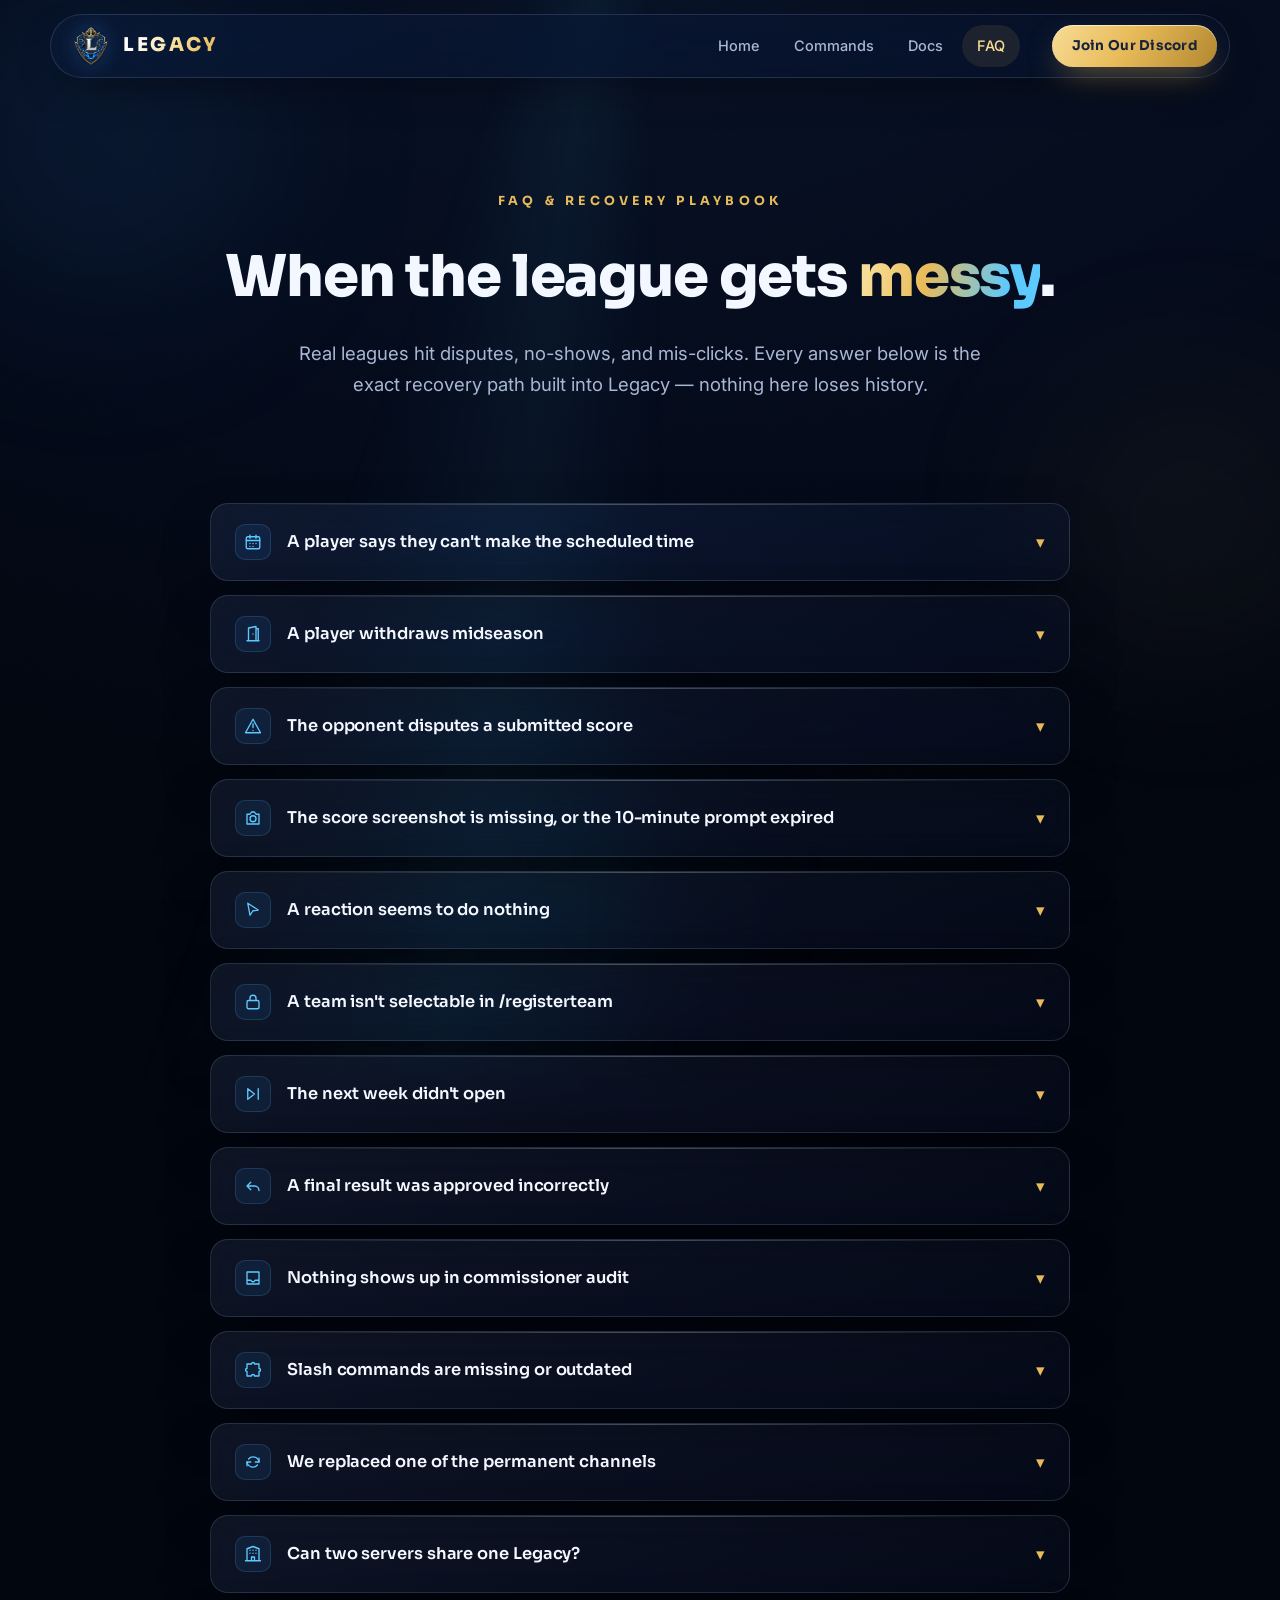
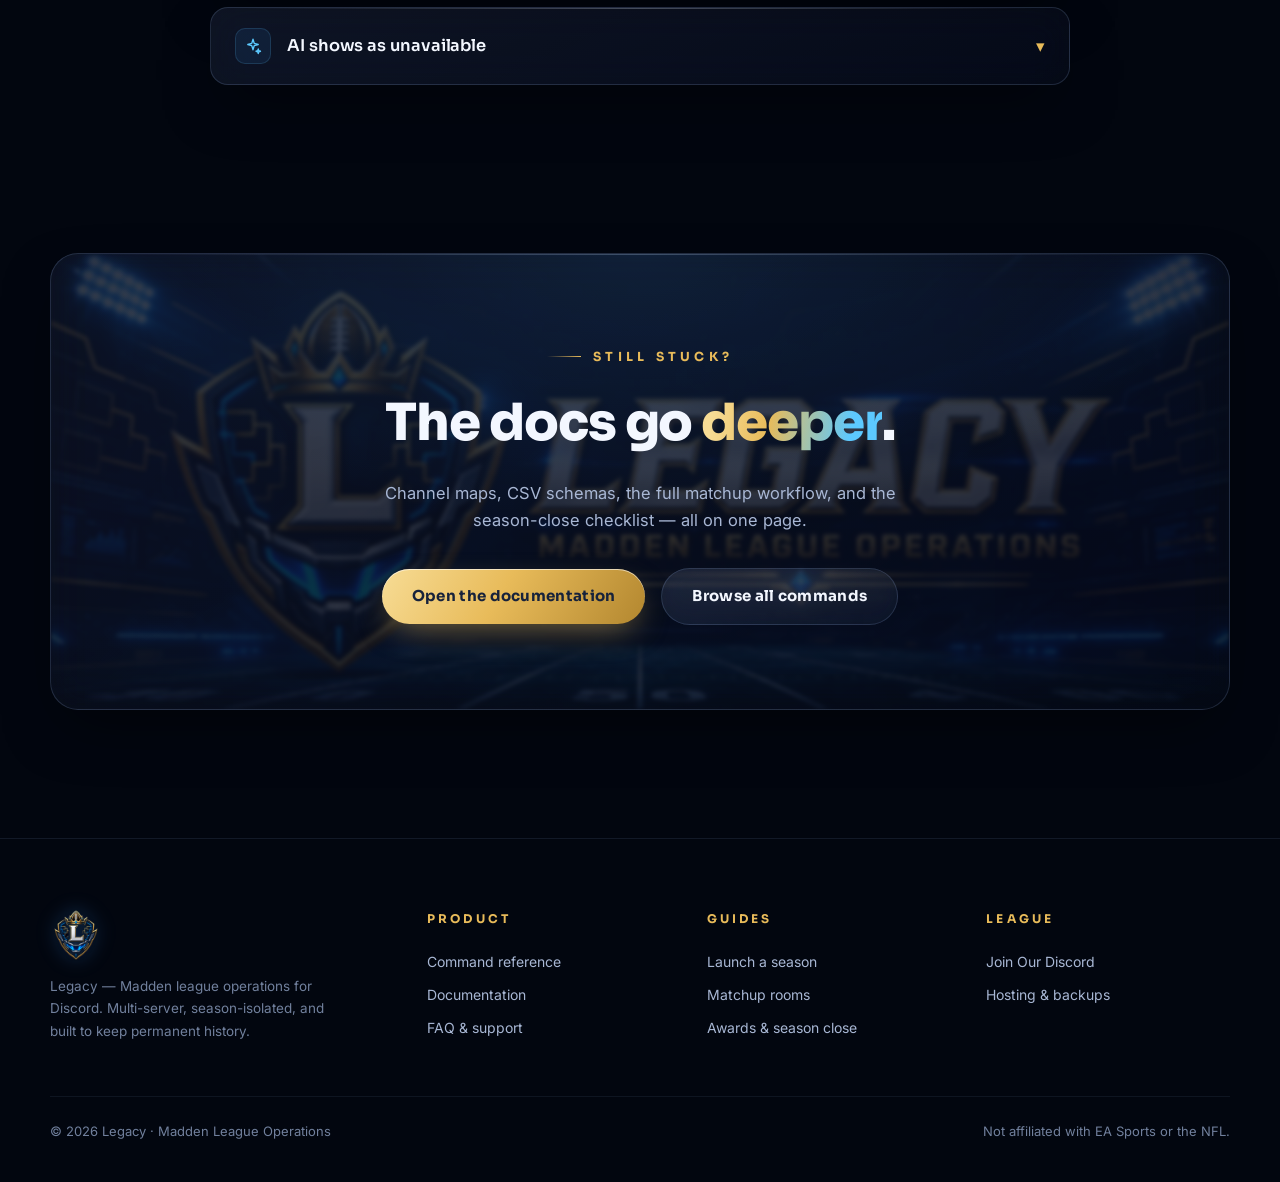
<file: website/faq.html>
<!DOCTYPE html>
<html lang="en">
<head>
  <meta charset="UTF-8" />
  <meta name="viewport" content="width=device-width, initial-scale=1.0" />
  <title>FAQ &amp; Support — Legacy</title>
  <meta name="description" content="Answers for the situations every Madden league hits: disputes, withdrawals, missed screenshots, stuck weeks, and recovery — the Legacy playbook." />
  <link rel="icon" type="image/png" href="assets/img/favicon.png" />
  <link rel="preconnect" href="https://fonts.googleapis.com" />
  <link rel="preconnect" href="https://fonts.gstatic.com" crossorigin />
  <link href="https://fonts.googleapis.com/css2?family=Sora:wght@600;700;800&family=Inter:wght@400;500;600&family=JetBrains+Mono:wght@500;700&display=swap" rel="stylesheet" />
  <link rel="stylesheet" href="assets/css/style.css" />
</head>
<body data-page="faq">

  <div class="scene"></div>
  <div class="orb orb-a"></div><div class="orb orb-b"></div><div class="orb orb-c"></div>

  <!-- ═══ NAV ═══ -->
  <header class="nav-shell">
    <div class="wrap">
      <nav class="nav">
        <a class="nav-logo" href="index.html">
          <img src="assets/img/logo-128.png" alt="Legacy shield logo" />
          <strong>LEGACY</strong>
        </a>
        <div class="nav-links">
          <a href="index.html" data-nav="home">Home</a>
          <a href="commands.html" data-nav="commands">Commands</a>
          <a href="docs.html" data-nav="docs">Docs</a>
          <a href="faq.html" data-nav="faq">FAQ</a>
        </div>
        <a class="btn btn-gold btn-sm nav-cta" href="https://discord.gg/3kXKNqNHM7" target="_blank" rel="noopener">Join Our Discord</a>
        <button class="nav-burger" aria-label="Menu"><span></span><span></span><span></span></button>
      </nav>
    </div>
  </header>
  <div class="mobile-menu">
    <a href="index.html" data-nav="home">Home</a>
    <a href="commands.html" data-nav="commands">Commands</a>
    <a href="docs.html" data-nav="docs">Docs</a>
    <a href="faq.html" data-nav="faq">FAQ</a>
    <a href="https://discord.gg/3kXKNqNHM7" target="_blank" rel="noopener">Join Our Discord →</a>
  </div>

  <!-- ═══ PAGE HERO ═══ -->
  <section class="page-hero">
    <div class="wrap center">
      <span class="kicker reveal">FAQ &amp; recovery playbook</span>
      <h1 class="reveal" style="--d:.05s">When the league gets <span class="grad-text">messy</span>.</h1>
      <p class="lead reveal" style="--d:.1s">Real leagues hit disputes, no-shows, and mis-clicks. Every answer below is the exact recovery path built into Legacy — nothing here loses history.</p>
    </div>
  </section>

  <div class="wrap">
    <div class="faq-list">

      <div class="glass faq-item reveal">
        <button class="faq-q" data-acc><span class="q-ico"><svg class="site-icon" aria-hidden="true"><use href="assets/img/icons.svg#calendar"></use></svg></span><h3>A player says they can't make the scheduled time</h3><span class="chev">▾</span></button>
        <div class="faq-a"><div class="faq-a-inner">
          <p>While a proposal is pending, the opponent simply reacts 🔁 <b>Counter</b> with a new time. After confirmation, either owner can open a dispute or help case.</p>
          <ol>
            <li>Commissioners document the situation in audit</li>
            <li>Then: send a reminder, allow a new proposal, award a force win, or fair-sim</li>
          </ol>
          <p><b>Never fabricate a score</b> — force outcomes are recorded separately from scored games.</p>
        </div></div>
      </div>

      <div class="glass faq-item reveal">
        <button class="faq-q" data-acc><span class="q-ico"><svg class="site-icon" aria-hidden="true"><use href="assets/img/icons.svg#door"></use></svg></span><h3>A player withdraws midseason</h3><span class="chev">▾</span></button>
        <div class="faq-a"><div class="faq-a-inner">
          <ol>
            <li>A commissioner runs <code class="inline-cmd">/team-release</code> with a clear reason (10+ characters, audited)</li>
            <li>The role is removed, unfinished matchups update, and the team returns to Open Teams</li>
            <li>A replacement claims it with <code class="inline-cmd">/registerteam</code> — or is assigned via <code class="inline-cmd">/importmembers</code> in merge mode</li>
          </ol>
          <p>Completed games, career progress, and ownership history are all preserved.</p>
        </div></div>
      </div>

      <div class="glass faq-item reveal">
        <button class="faq-q" data-acc><span class="q-ico"><svg class="site-icon" aria-hidden="true"><use href="assets/img/icons.svg#alert"></use></svg></span><h3>The opponent disputes a submitted score</h3><span class="chev">▾</span></button>
        <div class="faq-a"><div class="faq-a-inner">
          <p>That's the system working. The opponent reacts ⚠️ on the result confirmation — or files a written <b>Report Dispute</b> with a numbered case ID.</p>
          <p>Commissioner audit receives the case and the private evidence. The commissioner then approves, requests more evidence, rejects, forces a result, or fair-sims — and only that ruling becomes official.</p>
        </div></div>
      </div>

      <div class="glass faq-item reveal">
        <button class="faq-q" data-acc><span class="q-ico"><svg class="site-icon" aria-hidden="true"><use href="assets/img/icons.svg#camera"></use></svg></span><h3>The score screenshot is missing, or the 10-minute prompt expired</h3><span class="chev">▾</span></button>
        <div class="faq-a"><div class="faq-a-inner">
          <p>Legacy rejects a typed score without exactly one supported screenshot in the same message.</p>
          <ol>
            <li>React 🏁 <b>Finish</b> again — a fresh 10-minute prompt opens</li>
            <li>Type the score in <b>away-home</b> order and attach one PNG, JPG, or WebP</li>
          </ol>
        </div></div>
      </div>

      <div class="glass faq-item reveal">
        <button class="faq-q" data-acc><span class="q-ico"><svg class="site-icon" aria-hidden="true"><use href="assets/img/icons.svg#cursor"></use></svg></span><h3>A reaction seems to do nothing</h3><span class="chev">▾</span></button>
        <div class="faq-a"><div class="faq-a-inner">
          <p>That's usually authorization by design, not a bug:</p>
          <ol>
            <li>Only the two saved owners can act — check <code class="inline-cmd">/week</code> for current owner IDs</li>
            <li>React on the right message: the main card for 📅/🏁/requests; the proposal or result message for ✅/🔁/⚠️</li>
            <li>Unauthorized or stale reactions are removed automatically</li>
          </ol>
        </div></div>
      </div>

      <div class="glass faq-item reveal">
        <button class="faq-q" data-acc><span class="q-ico"><svg class="site-icon" aria-hidden="true"><use href="assets/img/icons.svg#lock"></use></svg></span><h3>A team isn't selectable in /registerteam</h3><span class="chev">▾</span></button>
        <div class="faq-a"><div class="faq-a-inner">
          <ol>
            <li>Confirm the imported canonical name with <code class="inline-cmd">/roster</code> or the Open Teams directory</li>
            <li>If it should be available, a commissioner runs <code class="inline-cmd">/open-roster team:&lt;team&gt; is_open:True</code></li>
          </ol>
          <p>A team that's already owned, pending, commissioner-closed, or missing from the roster import can't be claimed.</p>
        </div></div>
      </div>

      <div class="glass faq-item reveal">
        <button class="faq-q" data-acc><span class="q-ico"><svg class="site-icon" aria-hidden="true"><use href="assets/img/icons.svg#skip"></use></svg></span><h3>The next week didn't open</h3><span class="chev">▾</span></button>
        <div class="faq-a"><div class="faq-a-inner">
          <ol>
            <li>Run <code class="inline-cmd">/week number:&lt;next week&gt;</code> — do imported fixtures exist?</li>
            <li>Fix bot permissions: Manage Channels, View, Send, Embed, React</li>
            <li>Run <code class="inline-cmd">/createweek number:&lt;next week&gt;</code> — it's idempotent</li>
          </ol>
          <p>The previous week stays intact whenever opening the new week fails — nothing is lost.</p>
        </div></div>
      </div>

      <div class="glass faq-item reveal">
        <button class="faq-q" data-acc><span class="q-ico"><svg class="site-icon" aria-hidden="true"><use href="assets/img/icons.svg#undo"></use></svg></span><h3>A final result was approved incorrectly</h3><span class="chev">▾</span></button>
        <div class="faq-a"><div class="faq-a-inner">
          <ol>
            <li>Open <code class="inline-cmd">/week</code>, select the matchup, choose <b>Reopen Final</b> (separate confirmation)</li>
            <li>Legacy reverses standings and XP and reopens the matchup</li>
            <li>Approve the corrected result — idempotent posting prevents duplicate final-score posts</li>
          </ol>
        </div></div>
      </div>

      <div class="glass faq-item reveal">
        <button class="faq-q" data-acc><span class="q-ico"><svg class="site-icon" aria-hidden="true"><use href="assets/img/icons.svg#inbox"></use></svg></span><h3>Nothing shows up in commissioner audit</h3><span class="chev">▾</span></button>
        <div class="faq-a"><div class="faq-a-inner">
          <ol>
            <li>Run <code class="inline-cmd">/destinations</code> — does <code class="inline-cmd">/setauditchannel</code> point at the current channel?</li>
            <li>Give the bot View Channel, Send Messages, Embed Links, Attach Files, Read Message History there</li>
            <li>Destinations are per-server — confirm you configured this guild</li>
          </ol>
        </div></div>
      </div>

      <div class="glass faq-item reveal">
        <button class="faq-q" data-acc><span class="q-ico"><svg class="site-icon" aria-hidden="true"><use href="assets/img/icons.svg#puzzle"></use></svg></span><h3>Slash commands are missing or outdated</h3><span class="chev">▾</span></button>
        <div class="faq-a"><div class="faq-a-inner">
          <p>Usually Discord's command-sync delay or an old bot process.</p>
          <ol>
            <li>Confirm the host runs the current main branch</li>
            <li>Restart once, wait a few minutes</li>
            <li>Start typing a fresh slash command to refresh Discord's picker</li>
          </ol>
        </div></div>
      </div>

      <div class="glass faq-item reveal">
        <button class="faq-q" data-acc><span class="q-ico"><svg class="site-icon" aria-hidden="true"><use href="assets/img/icons.svg#refresh"></use></svg></span><h3>We replaced one of the permanent channels</h3><span class="chev">▾</span></button>
        <div class="faq-a"><div class="faq-a-inner">
          <ol>
            <li>Create the replacement channel in Discord</li>
            <li>Rerun its <code class="inline-cmd">set…channel</code> command</li>
            <li>Verify with <code class="inline-cmd">/destinations</code></li>
          </ol>
          <p>No code change, no database reset — routing is just remapped.</p>
        </div></div>
      </div>

      <div class="glass faq-item reveal">
        <button class="faq-q" data-acc><span class="q-ico"><svg class="site-icon" aria-hidden="true"><use href="assets/img/icons.svg#building"></use></svg></span><h3>Can two servers share one Legacy?</h3><span class="chev">▾</span></button>
        <div class="faq-a"><div class="faq-a-inner">
          <p>Yes — that's native. Run <code class="inline-cmd">/setup</code> and every destination setter separately in each server and import each server's own season data.</p>
          <p>Guild and season keys isolate everything: one server can never read or change another's league state.</p>
        </div></div>
      </div>

      <div class="glass faq-item reveal">
        <button class="faq-q" data-acc><span class="q-ico"><svg class="site-icon" aria-hidden="true"><use href="assets/img/icons.svg#spark"></use></svg></span><h3>AI shows as unavailable</h3><span class="chev">▾</span></button>
        <div class="faq-a"><div class="faq-a-inner">
          <ol>
            <li>Run <code class="inline-cmd">/aistatus</code> — it names the blocker (key, server setting, quota, model)</li>
            <li>Check the host's <code class="inline-cmd">GEMINI_API_KEY</code>, then <code class="inline-cmd">/aisettings enabled:True</code></li>
          </ol>
          <p>League operations never depend on AI — deterministic recaps still post while it's down.</p>
        </div></div>
      </div>

    </div>
  </div>

  <!-- ═══ CTA ═══ -->
  <section class="section-tight">
    <div class="wrap">
      <div class="glass cta-band reveal">
        <div class="banner-bg"></div>
        <span class="kicker">Still stuck?</span>
        <h2>The docs go <span class="grad-text">deeper</span>.</h2>
        <p>Channel maps, CSV schemas, the full matchup workflow, and the season-close checklist — all on one page.</p>
        <div class="hero-ctas">
          <a class="btn btn-gold" href="docs.html">Open the documentation</a>
          <a class="btn btn-ghost" href="commands.html">Browse all commands</a>
        </div>
      </div>
    </div>
  </section>

  <!-- ═══ FOOTER ═══ -->
  <footer>
    <div class="wrap">
      <div class="foot-grid">
        <div class="foot-brand">
          <img src="assets/img/logo-128.png" alt="Legacy logo" />
          <p>Legacy — Madden league operations for Discord. Multi-server, season-isolated, and built to keep permanent history.</p>
        </div>
        <div class="foot-col">
          <h5>Product</h5>
          <a href="commands.html">Command reference</a>
          <a href="docs.html">Documentation</a>
          <a href="faq.html">FAQ &amp; support</a>
        </div>
        <div class="foot-col">
          <h5>Guides</h5>
          <a href="docs.html#launch">Launch a season</a>
          <a href="docs.html#matchups">Matchup rooms</a>
          <a href="docs.html#seasons">Awards &amp; season close</a>
        </div>
        <div class="foot-col">
          <h5>League</h5>
          <a href="https://discord.gg/3kXKNqNHM7" target="_blank" rel="noopener">Join Our Discord</a>
          <a href="docs.html#hosting">Hosting &amp; backups</a>
        </div>
      </div>
      <div class="foot-base">
        <span>© <span data-year></span> Legacy · Madden League Operations</span>
        <span>Not affiliated with EA Sports or the NFL.</span>
      </div>
    </div>
  </footer>

  <script src="assets/js/main.js"></script>
</body>
</html>
</file>
<file: website/assets/css/style.css>
/* ══════════════════════════════════════════════════════════════════
   LEGACY — Madden League Operations · Design System
   Rich glassmorphism on a stadium-night navy, gold + electric blue.
   ══════════════════════════════════════════════════════════════════ */

:root {
  /* palette */
  --bg-0: #02060f;
  --bg-1: #040b1c;
  --bg-2: #081226;
  --navy: #0b1a33;
  --ink: #f3f7ff;
  --muted: #a8b7d4;
  --faint: #71809d;
  --gold: #e8bb5a;
  --gold-2: #f7dc95;
  --gold-deep: #b3872f;
  --blue: #3f9dff;
  --cyan: #5cc9ff;
  --danger: #ff7a7a;

  /* glass */
  --glass-bg: linear-gradient(155deg, rgba(158, 190, 255, 0.085), rgba(158, 190, 255, 0.028));
  --glass-bg-strong: linear-gradient(155deg, rgba(163, 194, 255, 0.13), rgba(163, 194, 255, 0.045));
  --glass-border: rgba(168, 197, 255, 0.16);
  --glass-border-hi: rgba(214, 230, 255, 0.38);
  --glass-shadow: 0 24px 60px -18px rgba(0, 0, 0, 0.55);
  --r-lg: 24px;
  --r-md: 16px;
  --r-sm: 10px;

  /* type */
  --font-display: "Sora", "Segoe UI", sans-serif;
  --font-body: "Inter", "Segoe UI", sans-serif;
  --font-mono: "JetBrains Mono", Consolas, monospace;

  --nav-h: 76px;
  --ease-out: cubic-bezier(0.19, 1, 0.22, 1);
}

/* ── Reset ── */
*, *::before, *::after { box-sizing: border-box; margin: 0; padding: 0; }
html { scroll-behavior: smooth; scroll-padding-top: calc(var(--nav-h) + 24px); }
body {
  font-family: var(--font-body);
  background: var(--bg-0);
  color: var(--ink);
  line-height: 1.65;
  font-size: 16.5px;
  overflow-x: hidden;
  -webkit-font-smoothing: antialiased;
}
img, svg, video, canvas { display: block; max-width: 100%; }
.site-icon { width: 1em; height: 1em; display: block; fill: none; stroke: currentColor; stroke-width: 1.8; stroke-linecap: round; stroke-linejoin: round; }
a { color: inherit; text-decoration: none; }
button { font: inherit; color: inherit; background: none; border: 0; cursor: pointer; }
::selection { background: rgba(232, 187, 90, 0.32); color: #fff; }

::-webkit-scrollbar { width: 12px; }
::-webkit-scrollbar-track { background: var(--bg-0); }
::-webkit-scrollbar-thumb {
  background: linear-gradient(180deg, #24406e, #16294a);
  border-radius: 8px; border: 3px solid var(--bg-0);
}
::-webkit-scrollbar-thumb:hover { background: linear-gradient(180deg, #35548a, #1d3357); }

:focus-visible { outline: 2px solid var(--gold); outline-offset: 3px; border-radius: 6px; }

/* ══ Ambient scene (fixed background) ══ */
.scene { position: fixed; inset: 0; z-index: -2; background: radial-gradient(120% 90% at 50% 0%, var(--bg-2) 0%, var(--bg-1) 45%, var(--bg-0) 100%); }
.scene::before {
  /* stadium beams */
  content: ""; position: absolute; inset: -20%;
  background:
    conic-gradient(from 205deg at 12% -8%, transparent 0deg, rgba(63, 157, 255, 0.075) 14deg, transparent 30deg),
    conic-gradient(from 140deg at 88% -6%, transparent 0deg, rgba(232, 187, 90, 0.055) 12deg, transparent 26deg),
    conic-gradient(from 178deg at 50% -12%, transparent 0deg, rgba(92, 201, 255, 0.05) 10deg, transparent 22deg);
  filter: blur(6px);
}
.scene::after {
  /* film grain */
  content: ""; position: absolute; inset: 0; opacity: 0.05; mix-blend-mode: overlay;
  background-image: url("data:image/svg+xml,%3Csvg xmlns='http://www.w3.org/2000/svg' width='160' height='160'%3E%3Cfilter id='n'%3E%3CfeTurbulence type='fractalNoise' baseFrequency='0.9' numOctaves='2'/%3E%3C/filter%3E%3Crect width='160' height='160' filter='url(%23n)'/%3E%3C/svg%3E");
}
.orb { position: fixed; border-radius: 50%; filter: blur(90px); z-index: -1; pointer-events: none; opacity: 0.55; }
.orb-a { width: 520px; height: 520px; left: -160px; top: -120px; background: radial-gradient(circle, rgba(63, 157, 255, 0.24), transparent 65%); animation: drift-a 26s ease-in-out infinite alternate; }
.orb-b { width: 460px; height: 460px; right: -140px; top: 32vh; background: radial-gradient(circle, rgba(232, 187, 90, 0.15), transparent 65%); animation: drift-b 32s ease-in-out infinite alternate; }
.orb-c { width: 400px; height: 400px; left: 30vw; bottom: -180px; background: radial-gradient(circle, rgba(92, 201, 255, 0.13), transparent 65%); animation: drift-a 38s ease-in-out infinite alternate-reverse; }
@keyframes drift-a { to { transform: translate(70px, 50px) scale(1.12); } }
@keyframes drift-b { to { transform: translate(-60px, -70px) scale(1.08); } }

/* ══ Layout primitives ══ */
.wrap { width: min(1180px, calc(100% - 48px)); margin-inline: auto; }
.section { padding: clamp(84px, 10vw, 130px) 0; position: relative; }
.section-tight { padding: clamp(56px, 7vw, 88px) 0; }

.kicker {
  display: inline-flex; align-items: center; gap: 12px;
  font-family: var(--font-display); font-size: 12.5px; font-weight: 700;
  letter-spacing: 0.34em; text-transform: uppercase; color: var(--gold);
}
.kicker::before { content: ""; width: 34px; height: 1px; background: linear-gradient(90deg, transparent, var(--gold)); }

.h-display {
  font-family: var(--font-display); font-weight: 800; line-height: 1.06;
  letter-spacing: -0.02em; font-size: clamp(2.6rem, 6.4vw, 4.6rem);
  text-wrap: balance;
}
.h-section {
  font-family: var(--font-display); font-weight: 700; line-height: 1.14;
  letter-spacing: -0.015em; font-size: clamp(1.9rem, 3.6vw, 2.75rem);
  margin: 18px 0 16px; text-wrap: balance;
}
.h-card { font-family: var(--font-display); font-weight: 700; font-size: 1.13rem; letter-spacing: -0.01em; }
.lead { color: var(--muted); font-size: clamp(1.02rem, 1.5vw, 1.16rem); max-width: 640px; }
.grad-text {
  background: linear-gradient(100deg, var(--gold-2) 8%, var(--gold) 38%, var(--cyan) 82%);
  -webkit-background-clip: text; background-clip: text; color: transparent;
}
.center { text-align: center; }
.center .lead { margin-inline: auto; }
.center .kicker::before { display: none; }
.center .kicker::after { display: none; }

/* ══ Glass ══ */
.glass {
  position: relative;
  background: var(--glass-bg);
  border: 1px solid var(--glass-border);
  border-radius: var(--r-lg);
  box-shadow: var(--glass-shadow);
  backdrop-filter: blur(20px) saturate(150%);
  -webkit-backdrop-filter: blur(20px) saturate(150%);
}
.glass::before {
  content: ""; position: absolute; inset: 0 0 auto 0; height: 1px; border-radius: inherit;
  background: linear-gradient(90deg, transparent 4%, rgba(224, 238, 255, 0.5) 50%, transparent 96%);
  opacity: 0.55; pointer-events: none;
}
.glass-strong { background: var(--glass-bg-strong); }

/* hover-lift cards */
.card-hover { transition: transform 0.5s var(--ease-out), border-color 0.5s, box-shadow 0.5s; }
.card-hover:hover {
  transform: translateY(-6px);
  border-color: var(--glass-border-hi);
  box-shadow: 0 34px 80px -20px rgba(0, 0, 0, 0.65), 0 0 0 1px rgba(232, 187, 90, 0.08), 0 0 44px -8px rgba(63, 157, 255, 0.18);
}

/* ══ Buttons ══ */
.btn {
  position: relative; display: inline-flex; align-items: center; justify-content: center; gap: 10px;
  font-family: var(--font-display); font-weight: 700; font-size: 15px; letter-spacing: 0.02em;
  padding: 15px 30px; border-radius: 999px; white-space: nowrap;
  transition: transform 0.45s var(--ease-out), box-shadow 0.45s, border-color 0.45s, background 0.45s;
  overflow: hidden;
}
.btn-gold {
  color: #17223b;
  background: linear-gradient(120deg, var(--gold-2) 0%, var(--gold) 45%, var(--gold-deep) 100%);
  box-shadow: 0 12px 32px -10px rgba(232, 187, 90, 0.55), inset 0 1px 0 rgba(255, 255, 255, 0.6);
}
.btn-gold::after {
  content: ""; position: absolute; top: 0; left: -80%; width: 55%; height: 100%;
  background: linear-gradient(100deg, transparent, rgba(255, 255, 255, 0.55), transparent);
  transform: skewX(-22deg); transition: left 0.7s var(--ease-out);
}
.btn-gold:hover { transform: translateY(-3px); box-shadow: 0 20px 44px -12px rgba(232, 187, 90, 0.7), inset 0 1px 0 rgba(255, 255, 255, 0.6); }
.btn-gold:hover::after { left: 130%; }
.btn-ghost {
  color: var(--ink);
  background: linear-gradient(155deg, rgba(158, 190, 255, 0.1), rgba(158, 190, 255, 0.03));
  border: 1px solid var(--glass-border);
  backdrop-filter: blur(14px); -webkit-backdrop-filter: blur(14px);
}
.btn-ghost:hover { transform: translateY(-3px); border-color: var(--glass-border-hi); box-shadow: 0 16px 36px -14px rgba(0, 0, 0, 0.6); }
.btn-sm { padding: 10px 20px; font-size: 13.5px; }

/* ══ Nav ══ */
.nav-shell { position: fixed; top: 14px; left: 0; right: 0; z-index: 90; }
.nav {
  display: flex; align-items: center; gap: 26px;
  padding: 10px 12px 10px 20px; border-radius: 999px;
  background: linear-gradient(155deg, rgba(13, 26, 51, 0.62), rgba(9, 18, 38, 0.5));
  border: 1px solid var(--glass-border);
  backdrop-filter: blur(22px) saturate(160%); -webkit-backdrop-filter: blur(22px) saturate(160%);
  box-shadow: 0 18px 44px -18px rgba(0, 0, 0, 0.6);
  transition: box-shadow 0.4s, background 0.4s;
}
.nav-shell.scrolled .nav { background: linear-gradient(155deg, rgba(11, 22, 44, 0.88), rgba(7, 14, 30, 0.82)); box-shadow: 0 22px 54px -18px rgba(0, 0, 0, 0.75); }
.nav-logo { display: flex; align-items: center; gap: 12px; margin-right: auto; }
.nav-logo img { width: 40px; height: 40px; filter: drop-shadow(0 0 10px rgba(63, 157, 255, 0.45)); }
.nav-logo strong {
  font-family: var(--font-display); font-weight: 800; font-size: 19px; letter-spacing: 0.14em;
  background: linear-gradient(120deg, #fff 15%, var(--gold-2) 55%, var(--gold) 90%);
  -webkit-background-clip: text; background-clip: text; color: transparent;
}
.nav-links { display: flex; align-items: center; gap: 4px; }
.nav-links a {
  position: relative; padding: 9px 15px; border-radius: 999px;
  font-size: 14.5px; font-weight: 500; color: var(--muted);
  transition: color 0.3s, background 0.3s;
}
.nav-links a:hover { color: var(--ink); background: rgba(158, 190, 255, 0.08); }
.nav-links a.active { color: var(--gold-2); background: rgba(232, 187, 90, 0.1); }
.nav-cta { margin-left: 6px; }
.nav-burger { display: none; width: 44px; height: 44px; border-radius: 999px; position: relative; }
.nav-burger span {
  position: absolute; left: 12px; right: 12px; height: 2px; border-radius: 2px;
  background: var(--ink); transition: transform 0.35s var(--ease-out), opacity 0.3s, top 0.35s var(--ease-out);
}
.nav-burger span:nth-child(1) { top: 15px; } .nav-burger span:nth-child(2) { top: 21px; } .nav-burger span:nth-child(3) { top: 27px; }
body.menu-open .nav-burger span:nth-child(1) { top: 21px; transform: rotate(45deg); }
body.menu-open .nav-burger span:nth-child(2) { opacity: 0; }
body.menu-open .nav-burger span:nth-child(3) { top: 21px; transform: rotate(-45deg); }

.mobile-menu {
  position: fixed; inset: 0; z-index: 80; display: flex; flex-direction: column;
  align-items: center; justify-content: center; gap: 8px;
  background: rgba(4, 10, 24, 0.82); backdrop-filter: blur(26px) saturate(150%); -webkit-backdrop-filter: blur(26px) saturate(150%);
  opacity: 0; pointer-events: none; transition: opacity 0.4s;
}
body.menu-open .mobile-menu { opacity: 1; pointer-events: auto; }
.mobile-menu a {
  font-family: var(--font-display); font-size: clamp(1.6rem, 6vw, 2.2rem); font-weight: 700;
  color: var(--muted); padding: 10px 26px; border-radius: 16px;
  transform: translateY(16px); opacity: 0; transition: transform 0.5s var(--ease-out), opacity 0.5s, color 0.3s;
}
body.menu-open .mobile-menu a { transform: none; opacity: 1; }
.mobile-menu a:hover, .mobile-menu a.active { color: var(--gold-2); }
.mobile-menu a:nth-child(2) { transition-delay: 0.05s; } .mobile-menu a:nth-child(3) { transition-delay: 0.1s; }
.mobile-menu a:nth-child(4) { transition-delay: 0.15s; } .mobile-menu a:nth-child(5) { transition-delay: 0.2s; }

/* ══ Hero (landing) ══ */
.hero-track { position: relative; height: 175vh; }
.hero {
  position: sticky; top: 0; height: 100svh; min-height: 640px;
  display: flex; flex-direction: column; overflow: hidden;
}
.hero-media { position: absolute; inset: 0; z-index: -1; }
.hero-media canvas, .hero-media video { position: absolute; inset: 0; width: 100%; height: 100%; object-fit: cover; }
.hero-media::after {
  content: ""; position: absolute; inset: 0;
  background:
    radial-gradient(85% 60% at 50% 108%, rgba(2, 6, 15, 0.9), transparent 60%),
    linear-gradient(180deg, rgba(2, 6, 15, 0.62) 0%, rgba(2, 6, 15, 0.18) 30%, rgba(2, 6, 15, 0.24) 68%, var(--bg-0) 100%);
}
.hero-inner {
  flex: 1; display: grid; grid-template-columns: minmax(0, 1.15fr) minmax(0, 0.85fr);
  align-items: center; gap: 40px; padding-top: var(--nav-h);
}
.hero-copy .kicker { margin-bottom: 22px; }
.hero-copy h1 { margin-bottom: 24px; }
.hero-copy .lead { margin-bottom: 38px; }
.hero-ctas { display: flex; flex-wrap: wrap; gap: 16px; align-items: center; }
.hero-note { width: 100%; margin-top: 18px; font-size: 13.5px; color: var(--faint); display: flex; align-items: center; gap: 8px; }
.hero-note .dot { width: 7px; height: 7px; border-radius: 50%; background: #52e08c; box-shadow: 0 0 12px #52e08c; animation: pulse 2.4s infinite; }
@keyframes pulse { 50% { opacity: 0.45; } }

.hero-art { position: relative; display: flex; align-items: center; justify-content: center; }
.hero-art::before {
  content: ""; position: absolute; width: min(440px, 38vw); aspect-ratio: 1; border-radius: 50%;
  background: radial-gradient(circle, rgba(63, 157, 255, 0.22) 0%, rgba(232, 187, 90, 0.08) 45%, transparent 70%);
  filter: blur(20px);
}
.hero-bob { animation: bob 7s ease-in-out infinite; }
.hero-shield { width: min(400px, 34vw); filter: drop-shadow(0 26px 50px rgba(2, 6, 15, 0.75)) drop-shadow(0 0 38px rgba(63, 157, 255, 0.3)); transition: transform 0.35s var(--ease-out); }
@keyframes bob { 50% { transform: translateY(-16px) rotate(0.8deg); } }
.hero-ring {
  position: absolute; width: min(520px, 44vw); aspect-ratio: 1; border-radius: 50%;
  border: 1px dashed rgba(232, 187, 90, 0.28);
  animation: spin 46s linear infinite;
}
.hero-ring::before, .hero-ring::after {
  content: ""; position: absolute; width: 9px; height: 9px; border-radius: 50%;
  background: var(--gold); box-shadow: 0 0 16px var(--gold);
  top: 50%; left: -5px; transform: translateY(-50%);
}
.hero-ring::after { left: auto; right: -5px; background: var(--cyan); box-shadow: 0 0 16px var(--cyan); }
@keyframes spin { to { transform: rotate(360deg); } }

.hero-scroll-cue {
  position: absolute; bottom: 26px; left: 50%; transform: translateX(-50%);
  display: flex; flex-direction: column; align-items: center; gap: 10px;
  color: var(--faint); font-size: 11.5px; letter-spacing: 0.3em; text-transform: uppercase; font-weight: 600;
}
.hero-scroll-cue .mouse { width: 24px; height: 38px; border: 1.5px solid rgba(168, 197, 255, 0.4); border-radius: 14px; position: relative; }
.hero-scroll-cue .mouse::before {
  content: ""; position: absolute; top: 7px; left: 50%; width: 3px; height: 7px; border-radius: 3px;
  background: var(--gold); transform: translateX(-50%); animation: wheel 1.8s infinite;
}
@keyframes wheel { 55% { transform: translate(-50%, 12px); opacity: 0; } 56% { transform: translateX(-50%); opacity: 0; } }

/* second beat of the scrub */
.hero-beat {
  position: absolute; inset: 0; display: flex; align-items: center; justify-content: center;
  text-align: center; opacity: 0; pointer-events: none; padding: 0 24px;
}
.hero-beat h2 { font-family: var(--font-display); font-weight: 800; font-size: clamp(2rem, 5.4vw, 3.8rem); letter-spacing: -0.02em; line-height: 1.12; text-wrap: balance; }
.hero-beat p { color: var(--muted); margin-top: 16px; font-size: clamp(1rem, 1.6vw, 1.15rem); }
/* ══ Stat strip ══ */
.stats { position: relative; z-index: 5; margin-top: -84px; }
.stats-grid {
  display: grid; grid-template-columns: repeat(5, 1fr);
  border-radius: var(--r-lg); overflow: hidden;
}
.stat { padding: 30px 18px; text-align: center; position: relative; }
.stat + .stat::before { content: ""; position: absolute; left: 0; top: 22%; bottom: 22%; width: 1px; background: linear-gradient(180deg, transparent, rgba(168, 197, 255, 0.25), transparent); }
.stat b { display: block; font-family: var(--font-display); font-size: clamp(1.7rem, 3vw, 2.5rem); font-weight: 800; letter-spacing: -0.02em; background: linear-gradient(120deg, #fff 30%, var(--gold-2)); -webkit-background-clip: text; background-clip: text; color: transparent; }
.stat span { font-size: 12.5px; letter-spacing: 0.22em; text-transform: uppercase; color: var(--faint); font-weight: 600; }

/* ══ Feature grid ══ */
.grid-3 { display: grid; grid-template-columns: repeat(3, 1fr); gap: 22px; margin-top: 54px; }
.feature { padding: 30px 28px 32px; }
.feature .f-icon {
  width: 54px; height: 54px; border-radius: 16px; display: grid; place-items: center; font-size: 25px;
  background: linear-gradient(155deg, rgba(63, 157, 255, 0.2), rgba(63, 157, 255, 0.05));
  border: 1px solid rgba(92, 201, 255, 0.28);
  box-shadow: 0 8px 24px -8px rgba(63, 157, 255, 0.35), inset 0 1px 0 rgba(255, 255, 255, 0.22);
  margin-bottom: 20px;
}
.feature:nth-child(3n+2) .f-icon { background: linear-gradient(155deg, rgba(232, 187, 90, 0.22), rgba(232, 187, 90, 0.05)); border-color: rgba(232, 187, 90, 0.32); box-shadow: 0 8px 24px -8px rgba(232, 187, 90, 0.35), inset 0 1px 0 rgba(255, 255, 255, 0.22); }
.feature h3 { margin-bottom: 10px; }
.feature p { color: var(--muted); font-size: 15px; }
.feature .f-link { display: inline-flex; align-items: center; gap: 7px; margin-top: 16px; font-size: 13.5px; font-weight: 600; color: var(--cyan); transition: gap 0.3s; }
.feature .f-link:hover { gap: 12px; }

/* ══ Timeline (how a week runs) ══ */
.timeline { display: grid; grid-template-columns: repeat(6, 1fr); gap: 14px; margin-top: 58px; counter-reset: step; }
.t-step { padding: 24px 18px 22px; border-radius: var(--r-md); position: relative; counter-increment: step; }
.t-step::after {
  content: counter(step, decimal-leading-zero);
  position: absolute; top: 16px; right: 16px;
  font-family: var(--font-display); font-weight: 800; font-size: 13px; color: rgba(232, 187, 90, 0.55);
}
.t-step .t-emoji { width: 38px; height: 38px; display: grid; place-items: center; border-radius: 11px; font-size: 21px; color: var(--cyan); background: rgba(63, 157, 255, 0.1); border: 1px solid rgba(92, 201, 255, 0.18); margin-bottom: 14px; }
.t-step h4 { font-family: var(--font-display); font-size: 15px; font-weight: 700; margin-bottom: 6px; }
.t-step p { font-size: 13px; color: var(--muted); line-height: 1.5; }

/* ══ Showcase split ══ */
.split { display: grid; grid-template-columns: 1fr 1fr; gap: clamp(36px, 6vw, 84px); align-items: center; margin-top: 70px; }
.split.rev > .split-visual { order: 2; }
.split-copy h3 { font-family: var(--font-display); font-size: clamp(1.5rem, 2.6vw, 2rem); font-weight: 700; margin: 14px 0 14px; letter-spacing: -0.015em; }
.split-copy p { color: var(--muted); margin-bottom: 12px; }
.split-copy ul { list-style: none; margin-top: 18px; display: grid; gap: 12px; }
.split-copy li { position: relative; padding-left: 26px; color: var(--muted); font-size: 15px; }
.split-copy li::before { content: "✦"; color: var(--gold); position: absolute; left: 2px; top: 0; }
.split-visual { position: relative; }

/* fake Discord card */
.discord-mock { padding: 22px; border-radius: var(--r-lg); font-size: 14px; }
.dm-head { display: flex; align-items: center; gap: 10px; margin-bottom: 14px; color: var(--faint); font-size: 13px; }
.dm-head .hash { color: var(--cyan); font-weight: 700; }
.dm-bot { display: flex; gap: 12px; }
.dm-av { width: 42px; height: 42px; border-radius: 50%; flex: 0 0 auto; background: radial-gradient(circle at 35% 30%, #1d3a6b, #0a1730); border: 1px solid rgba(92, 201, 255, 0.4); display: grid; place-items: center; overflow: hidden; }
.dm-av img { width: 30px; height: 30px; }
.dm-name { font-weight: 700; color: #fff; display: flex; align-items: center; gap: 8px; }
.dm-tag { font-size: 10px; font-weight: 700; letter-spacing: 0.04em; background: linear-gradient(120deg, var(--blue), #2b6fe0); padding: 2px 7px; border-radius: 5px; }
.dm-embed {
  margin-top: 8px; border-left: 3px solid var(--gold); border-radius: 8px;
  background: linear-gradient(155deg, rgba(11, 26, 51, 0.85), rgba(8, 18, 38, 0.85));
  padding: 14px 16px;
}
.dm-embed h5 { display: flex; align-items: center; gap: 8px; font-size: 14.5px; color: var(--gold-2); margin-bottom: 8px; font-weight: 700; }
.dm-title-icon { flex: 0 0 auto; font-size: 18px; color: var(--cyan); }
.dm-label { display: inline-flex; align-items: center; gap: 7px; }
.dm-label .site-icon { flex: 0 0 auto; font-size: 15px; color: var(--cyan); }
.dm-row { display: flex; justify-content: space-between; gap: 10px; padding: 7px 0; border-bottom: 1px solid rgba(168, 197, 255, 0.08); color: var(--muted); }
.dm-row:last-child { border-bottom: 0; }
.dm-row b { color: var(--ink); font-weight: 600; }
.dm-score { font-family: var(--font-mono); color: var(--gold-2); font-weight: 700; }
.dm-reacts { display: flex; gap: 8px; margin-top: 12px; flex-wrap: wrap; }
.dm-react {
  display: inline-flex; align-items: center; gap: 7px; padding: 5px 11px; border-radius: 9px; font-size: 13px;
  background: rgba(63, 157, 255, 0.1); border: 1px solid rgba(63, 157, 255, 0.22); color: var(--muted);
  transition: transform 0.3s var(--ease-out), border-color 0.3s, background 0.3s;
}
.dm-react:hover { transform: translateY(-2px); border-color: rgba(92, 201, 255, 0.5); background: rgba(63, 157, 255, 0.18); }
.dm-react b { color: var(--cyan); font-weight: 600; }

/* floating chips near visuals */
.float-chip {
  position: absolute; padding: 11px 16px; border-radius: 14px; font-size: 12.5px; font-weight: 600;
  display: flex; align-items: center; gap: 9px; color: var(--ink);
  animation: bob 6s ease-in-out infinite;
}
.float-chip .ico { width: 20px; height: 20px; display: grid; place-items: center; font-size: 16px; color: var(--cyan); }

/* ══ CTA band ══ */
.cta-band { position: relative; overflow: hidden; border-radius: 28px; padding: clamp(48px, 7vw, 84px) clamp(26px, 6vw, 80px); text-align: center; }
.cta-band .banner-bg {
  position: absolute; inset: 0; background: url("../img/legacy-banner.jpg") center 30%/cover no-repeat;
  opacity: 0.16; filter: blur(2px) saturate(120%);
}
.cta-band::after { content: ""; position: absolute; inset: 0; background: radial-gradient(80% 100% at 50% 0%, rgba(63, 157, 255, 0.14), transparent 60%); pointer-events: none; }
.cta-band > * { position: relative; z-index: 2; }
.cta-band h2 { font-family: var(--font-display); font-weight: 800; font-size: clamp(1.9rem, 4.4vw, 3.2rem); letter-spacing: -0.02em; margin: 14px 0 14px; }
.cta-band p { color: var(--muted); max-width: 560px; margin: 0 auto 34px; }
.cta-band .hero-ctas { justify-content: center; }

/* ══ Footer ══ */
footer { padding: 70px 0 40px; border-top: 1px solid rgba(168, 197, 255, 0.1); margin-top: 40px; }
.foot-grid { display: grid; grid-template-columns: 1.4fr 1fr 1fr 1fr; gap: 36px; }
.foot-brand img { width: 52px; margin-bottom: 14px; filter: drop-shadow(0 0 10px rgba(63, 157, 255, 0.35)); }
.foot-brand p { color: var(--faint); font-size: 13.5px; max-width: 280px; }
.foot-col h5 { font-family: var(--font-display); font-size: 12px; letter-spacing: 0.26em; text-transform: uppercase; color: var(--gold); margin-bottom: 16px; }
.foot-col a { display: block; color: var(--muted); font-size: 14px; padding: 5px 0; transition: color 0.3s, transform 0.3s; }
.foot-col a:hover { color: var(--ink); transform: translateX(4px); }
.foot-base { display: flex; justify-content: space-between; gap: 16px; flex-wrap: wrap; margin-top: 52px; padding-top: 24px; border-top: 1px solid rgba(168, 197, 255, 0.08); color: var(--faint); font-size: 13px; }

/* ══ Page hero (sub-pages) ══ */
.page-hero { padding: calc(var(--nav-h) + clamp(56px, 9vw, 110px)) 0 clamp(36px, 5vw, 64px); position: relative; }
.page-hero h1 { font-family: var(--font-display); font-weight: 800; font-size: clamp(2.2rem, 5vw, 3.6rem); letter-spacing: -0.02em; margin: 16px 0 14px; }
.page-hero .lead { max-width: 720px; }

/* ══ Commands page ══ */
.cmd-toolbar { display: flex; flex-wrap: wrap; gap: 14px; align-items: center; margin-top: 34px; padding: 14px; border-radius: 18px; }
.cmd-search { flex: 1 1 320px; display: flex; align-items: center; gap: 12px; padding: 13px 18px; border-radius: 13px; background: rgba(4, 10, 24, 0.55); border: 1px solid rgba(168, 197, 255, 0.14); transition: border-color 0.3s, box-shadow 0.3s; }
.cmd-search:focus-within { border-color: rgba(232, 187, 90, 0.5); box-shadow: 0 0 0 4px rgba(232, 187, 90, 0.08); }
.cmd-search svg { flex: 0 0 auto; opacity: 0.55; }
.cmd-search input { flex: 1; background: none; border: 0; outline: 0; color: var(--ink); font: inherit; font-size: 15px; }
.cmd-search input::placeholder { color: var(--faint); }
.cmd-search kbd {
  font-family: var(--font-mono); font-size: 11px; color: var(--faint);
  border: 1px solid rgba(168, 197, 255, 0.2); border-bottom-width: 2px; border-radius: 6px; padding: 2px 7px;
}
.pills { display: flex; gap: 8px; flex-wrap: wrap; }
.pill {
  padding: 9px 17px; border-radius: 999px; font-size: 13px; font-weight: 600; color: var(--muted);
  border: 1px solid rgba(168, 197, 255, 0.14); background: rgba(158, 190, 255, 0.04);
  transition: all 0.3s;
}
.pill:hover { color: var(--ink); border-color: var(--glass-border-hi); }
.pill.active { color: #17223b; background: linear-gradient(120deg, var(--gold-2), var(--gold)); border-color: transparent; box-shadow: 0 8px 22px -8px rgba(232, 187, 90, 0.55); }

.cmd-layout { display: grid; grid-template-columns: 252px minmax(0, 1fr); gap: 34px; align-items: start; margin: 44px 0 90px; }
.cmd-side { position: sticky; top: calc(var(--nav-h) + 26px); display: grid; gap: 8px; padding: 14px; border-radius: 18px; }
.cmd-side a {
  display: flex; align-items: center; gap: 11px; padding: 11px 13px; border-radius: 12px;
  font-size: 14px; font-weight: 500; color: var(--muted); transition: all 0.3s;
}
.cmd-side a .c-ico { width: 19px; height: 19px; display: grid; place-items: center; font-size: 17px; color: var(--cyan); }
.cmd-side a .c-count { margin-left: auto; font-family: var(--font-mono); font-size: 11.5px; color: var(--faint); background: rgba(158, 190, 255, 0.08); padding: 2px 8px; border-radius: 7px; }
.cmd-side a:hover { color: var(--ink); background: rgba(158, 190, 255, 0.07); }
.cmd-side a.active { color: var(--gold-2); background: rgba(232, 187, 90, 0.1); }
.cmd-side .side-note { font-size: 12px; color: var(--faint); padding: 10px 13px 6px; border-top: 1px solid rgba(168, 197, 255, 0.1); margin-top: 6px; }

.cmd-group { margin-bottom: 46px; scroll-margin-top: calc(var(--nav-h) + 30px); }
.cmd-group-head { display: flex; align-items: baseline; gap: 14px; margin-bottom: 18px; }
.cmd-group-head h2 { display: inline-flex; align-items: center; gap: 10px; font-family: var(--font-display); font-size: 1.45rem; font-weight: 700; letter-spacing: -0.01em; }
.cmd-group-head h2 .site-icon { color: var(--cyan); font-size: 1.1em; }
.cmd-group-head .g-blurb { color: var(--faint); font-size: 13.5px; }
.cmd-list { display: grid; gap: 16px; }

.cmd-card { border-radius: 18px; overflow: hidden; scroll-margin-top: calc(var(--nav-h) + 30px); transition: border-color 0.4s, box-shadow 0.4s; }
.cmd-card.flash { border-color: rgba(232, 187, 90, 0.65); box-shadow: 0 0 0 4px rgba(232, 187, 90, 0.12), var(--glass-shadow); }
.cmd-card-main { padding: 20px 22px; }
.cmd-top { display: flex; align-items: center; gap: 12px; flex-wrap: wrap; }
.cmd-name { font-family: var(--font-mono); font-weight: 700; font-size: 16.5px; color: #fff; }
.cmd-name .slash { color: var(--gold); }
.cmd-badges { display: flex; gap: 7px; margin-left: auto; }
.badge { font-size: 10.5px; font-weight: 700; letter-spacing: 0.09em; text-transform: uppercase; padding: 4px 10px; border-radius: 7px; }
.badge-member { color: #7fd0ff; background: rgba(63, 157, 255, 0.13); border: 1px solid rgba(63, 157, 255, 0.3); }
.badge-commissioner { color: var(--gold-2); background: rgba(232, 187, 90, 0.12); border: 1px solid rgba(232, 187, 90, 0.32); }
.badge-admin { color: #ffb3b3; background: rgba(255, 122, 122, 0.11); border: 1px solid rgba(255, 122, 122, 0.3); }
.badge-mixed { color: #9be8c5; background: rgba(82, 224, 140, 0.1); border: 1px solid rgba(82, 224, 140, 0.28); }
.cmd-purpose { color: var(--muted); font-size: 14.5px; margin-top: 10px; }
.cmd-syntax {
  margin-top: 14px; position: relative; border-radius: 12px;
  background: rgba(3, 8, 20, 0.72); border: 1px solid rgba(168, 197, 255, 0.12);
  padding: 13px 52px 13px 16px;
  font-family: var(--font-mono); font-size: 13px; color: #cfe0ff; line-height: 1.6;
  overflow-x: auto; white-space: pre-wrap; word-break: break-word;
}
.cmd-syntax .p { color: var(--cyan); }
.copy-btn {
  position: absolute; top: 9px; right: 9px; width: 32px; height: 32px; border-radius: 9px;
  display: grid; place-items: center; color: var(--faint);
  background: rgba(158, 190, 255, 0.07); border: 1px solid rgba(168, 197, 255, 0.14);
  transition: all 0.3s;
}
.copy-btn:hover { color: var(--gold-2); border-color: rgba(232, 187, 90, 0.4); }
.copy-btn.copied { color: #52e08c; border-color: rgba(82, 224, 140, 0.5); }
.cmd-meta { display: flex; gap: 8px; margin-top: 12px; font-size: 12.5px; color: var(--faint); align-items: baseline; }
.cmd-meta b { color: var(--muted); font-weight: 600; }
.cmd-notes-toggle {
  display: inline-flex; align-items: center; gap: 8px; margin-top: 14px;
  font-size: 13px; font-weight: 600; color: var(--cyan);
}
.cmd-notes-toggle .chev { transition: transform 0.35s var(--ease-out); }
.cmd-card.open .cmd-notes-toggle .chev { transform: rotate(180deg); }
.cmd-notes { max-height: 0; overflow: hidden; transition: max-height 0.5s var(--ease-out); }
.cmd-notes-inner { padding: 4px 22px 20px; }
.cmd-notes ul { list-style: none; display: grid; gap: 9px; }
.cmd-notes li { position: relative; padding-left: 22px; font-size: 13.5px; color: var(--muted); }
.cmd-notes li::before { content: "▸"; color: var(--gold); position: absolute; left: 2px; top: 0; }
.cmd-empty { text-align: center; padding: 70px 20px; color: var(--faint); display: none; }
.cmd-empty b { display: block; font-family: var(--font-display); font-size: 1.3rem; color: var(--muted); margin-bottom: 8px; }

/* ══ Docs page ══ */
.docs-layout { display: grid; grid-template-columns: 258px minmax(0, 1fr); gap: 40px; align-items: start; margin: 30px 0 90px; }
.docs-side { position: sticky; top: calc(var(--nav-h) + 26px); padding: 16px; border-radius: 18px; max-height: calc(100vh - var(--nav-h) - 60px); overflow: auto; }
.docs-side h5 { font-family: var(--font-display); font-size: 11px; letter-spacing: 0.26em; text-transform: uppercase; color: var(--gold); padding: 8px 12px 10px; }
.docs-side a { display: block; padding: 8px 12px; border-radius: 10px; font-size: 13.5px; color: var(--muted); transition: all 0.25s; border-left: 2px solid transparent; }
.docs-side a:hover { color: var(--ink); background: rgba(158, 190, 255, 0.06); }
.docs-side a.active { color: var(--gold-2); border-left-color: var(--gold); background: rgba(232, 187, 90, 0.07); border-radius: 0 10px 10px 0; }

.docs-body { display: grid; gap: 26px; }
.doc-section { padding: 30px 32px 32px; border-radius: 20px; scroll-margin-top: calc(var(--nav-h) + 28px); }
.doc-section > h2 { font-family: var(--font-display); font-size: 1.55rem; font-weight: 700; letter-spacing: -0.01em; margin-bottom: 6px; display: flex; align-items: center; gap: 12px; }
.doc-section > h2 .sec-ico { width: 36px; height: 36px; display: grid; place-items: center; border-radius: 10px; font-size: 1.15rem; color: var(--cyan); background: rgba(63, 157, 255, 0.1); border: 1px solid rgba(92, 201, 255, 0.18); }
.doc-section > .sec-sub { color: var(--faint); font-size: 14px; margin-bottom: 20px; }
.doc-section h3 { font-family: var(--font-display); font-size: 1.08rem; font-weight: 700; margin: 26px 0 12px; color: var(--gold-2); }
.doc-section p { color: var(--muted); font-size: 15px; margin-bottom: 12px; }
.doc-section p b, .doc-section li b { color: var(--ink); font-weight: 600; }
.doc-section ul { list-style: none; display: grid; gap: 10px; margin: 12px 0; }
.doc-section ul li { position: relative; padding-left: 25px; color: var(--muted); font-size: 14.5px; }
.doc-section ul li::before { content: "✦"; color: var(--gold); position: absolute; left: 2px; top: 0; }
.doc-section code, .inline-cmd {
  font-family: var(--font-mono); font-size: 0.86em; color: var(--gold-2);
  background: rgba(232, 187, 90, 0.09); border: 1px solid rgba(232, 187, 90, 0.18);
  padding: 2px 7px; border-radius: 7px; white-space: nowrap;
}
.steps { counter-reset: st; display: grid; gap: 12px; margin: 16px 0; }
.step { display: flex; gap: 16px; padding: 16px 18px; border-radius: 14px; background: rgba(158, 190, 255, 0.045); border: 1px solid rgba(168, 197, 255, 0.11); }
.step::before {
  counter-increment: st; content: counter(st, decimal-leading-zero);
  font-family: var(--font-display); font-weight: 800; font-size: 15px;
  color: var(--gold); flex: 0 0 auto; padding-top: 1px;
}
.step div { color: var(--muted); font-size: 14.5px; }
.code-block {
  position: relative; margin: 14px 0; border-radius: 13px;
  background: rgba(3, 8, 20, 0.75); border: 1px solid rgba(168, 197, 255, 0.13);
  padding: 15px 52px 15px 17px; font-family: var(--font-mono); font-size: 12.75px; line-height: 1.7;
  color: #cfe0ff; overflow-x: auto; white-space: pre;
}
.callout { display: flex; gap: 14px; padding: 16px 18px; border-radius: 14px; margin: 16px 0; font-size: 14px; color: var(--muted); border: 1px solid; }
.callout .co-ico { width: 22px; height: 22px; display: grid; place-items: center; flex: 0 0 auto; font-size: 18px; color: currentColor; }
.callout b { color: var(--ink); }
.callout-gold { background: rgba(232, 187, 90, 0.07); border-color: rgba(232, 187, 90, 0.25); }
.callout-blue { background: rgba(63, 157, 255, 0.07); border-color: rgba(63, 157, 255, 0.25); }
.callout-red { background: rgba(255, 122, 122, 0.06); border-color: rgba(255, 122, 122, 0.24); }

.tbl-wrap { overflow-x: auto; margin: 16px 0; border-radius: 14px; border: 1px solid rgba(168, 197, 255, 0.13); }
table.tbl { width: 100%; border-collapse: collapse; font-size: 13.5px; min-width: 560px; }
.tbl th {
  text-align: left; padding: 12px 16px; font-family: var(--font-display); font-size: 11.5px;
  letter-spacing: 0.14em; text-transform: uppercase; color: var(--gold-2);
  background: rgba(232, 187, 90, 0.07); border-bottom: 1px solid rgba(168, 197, 255, 0.14);
  white-space: nowrap;
}
.tbl td { padding: 12px 16px; color: var(--muted); border-bottom: 1px solid rgba(168, 197, 255, 0.07); vertical-align: top; }
.tbl tr:last-child td { border-bottom: 0; }
.tbl tr:hover td { background: rgba(158, 190, 255, 0.035); }
.tbl td:first-child { color: var(--ink); font-weight: 500; }

/* ══ FAQ ══ */
.faq-list { display: grid; gap: 14px; margin: 40px 0 80px; max-width: 860px; margin-inline: auto; }
.faq-item { border-radius: 18px; overflow: hidden; transition: border-color 0.4s; }
.faq-item.open { border-color: rgba(232, 187, 90, 0.35); }
.faq-q { width: 100%; display: flex; align-items: center; gap: 16px; text-align: left; padding: 20px 24px; }
.faq-q .q-ico { width: 36px; height: 36px; display: grid; place-items: center; flex: 0 0 auto; border-radius: 10px; font-size: 18px; color: var(--cyan); background: rgba(63, 157, 255, 0.09); border: 1px solid rgba(92, 201, 255, 0.16); }
.faq-q h3 { flex: 1; font-family: var(--font-display); font-size: 1.02rem; font-weight: 600; letter-spacing: -0.005em; }
.faq-q .chev { flex: 0 0 auto; transition: transform 0.4s var(--ease-out); color: var(--gold); }
.faq-item.open .faq-q .chev { transform: rotate(180deg); }
.faq-a { max-height: 0; overflow: hidden; transition: max-height 0.55s var(--ease-out); }
.faq-a-inner { padding: 0 24px 24px 59px; color: var(--muted); font-size: 14.5px; display: grid; gap: 10px; }
.faq-a-inner ol { padding-left: 18px; display: grid; gap: 8px; }

/* ══ Reveal animations ══ */
.reveal { opacity: 0; transform: translateY(30px); filter: blur(7px); transition: opacity 0.9s var(--ease-out), transform 0.9s var(--ease-out), filter 0.9s var(--ease-out); transition-delay: var(--d, 0s); }
.reveal.in { opacity: 1; transform: none; filter: none; }

/* ══ Responsive ══ */
@media (max-width: 1080px) {
  .grid-3 { grid-template-columns: 1fr 1fr; }
  .timeline { grid-template-columns: repeat(3, 1fr); }
  .stats-grid { grid-template-columns: repeat(3, 1fr); }
  .stat:nth-child(4)::before, .stat:nth-child(n+4) { border-top: 1px solid rgba(168, 197, 255, 0.08); }
  .cmd-layout, .docs-layout { grid-template-columns: 1fr; }
  .cmd-side, .docs-side { position: static; display: flex; flex-wrap: wrap; max-height: none; }
  .docs-side h5 { width: 100%; }
  .docs-side a { border-left: 0; }
  .cmd-side .side-note { display: none; }
}
@media (max-width: 900px) {
  .nav-links, .nav-cta { display: none; }
  .nav-burger { display: block; }
  .hero-inner { grid-template-columns: 1fr; gap: 12px; text-align: center; padding-top: calc(var(--nav-h) + 10px); }
  .hero-copy .kicker { justify-content: center; }
  .hero-ctas { justify-content: center; }
  .hero-note { justify-content: center; }
  .hero-art { order: -1; margin-top: 8px; }
  .hero-shield { width: min(190px, 40vw); }
  .hero-ring { width: min(250px, 54vw); }
  .hero-scroll-cue { display: none; }
  .hero-copy .kicker::before { display: none; }
  .split, .split.rev { grid-template-columns: 1fr; }
  .split.rev > .split-visual { order: 0; }
  .foot-grid { grid-template-columns: 1fr 1fr; }
  .hero-track { height: 150vh; }
}
@media (max-width: 620px) {
  body { font-size: 15.5px; }
  .grid-3 { grid-template-columns: 1fr; }
  .timeline { grid-template-columns: 1fr 1fr; }
  .stats { margin-top: -60px; }
  .stats-grid { grid-template-columns: 1fr 1fr; }
  .stat { padding: 22px 12px; }
  .stat + .stat::before { display: none; }
  .foot-grid { grid-template-columns: 1fr; }
  .cta-band { border-radius: 20px; }
  .doc-section { padding: 24px 20px 26px; }
  .faq-a-inner { padding-left: 24px; }
}

@media (prefers-reduced-motion: reduce) {
  *, *::before, *::after { animation-duration: 0.01ms !important; animation-iteration-count: 1 !important; transition-duration: 0.01ms !important; }
  html { scroll-behavior: auto; }
  .reveal { opacity: 1; transform: none; filter: none; }
}
</file>
